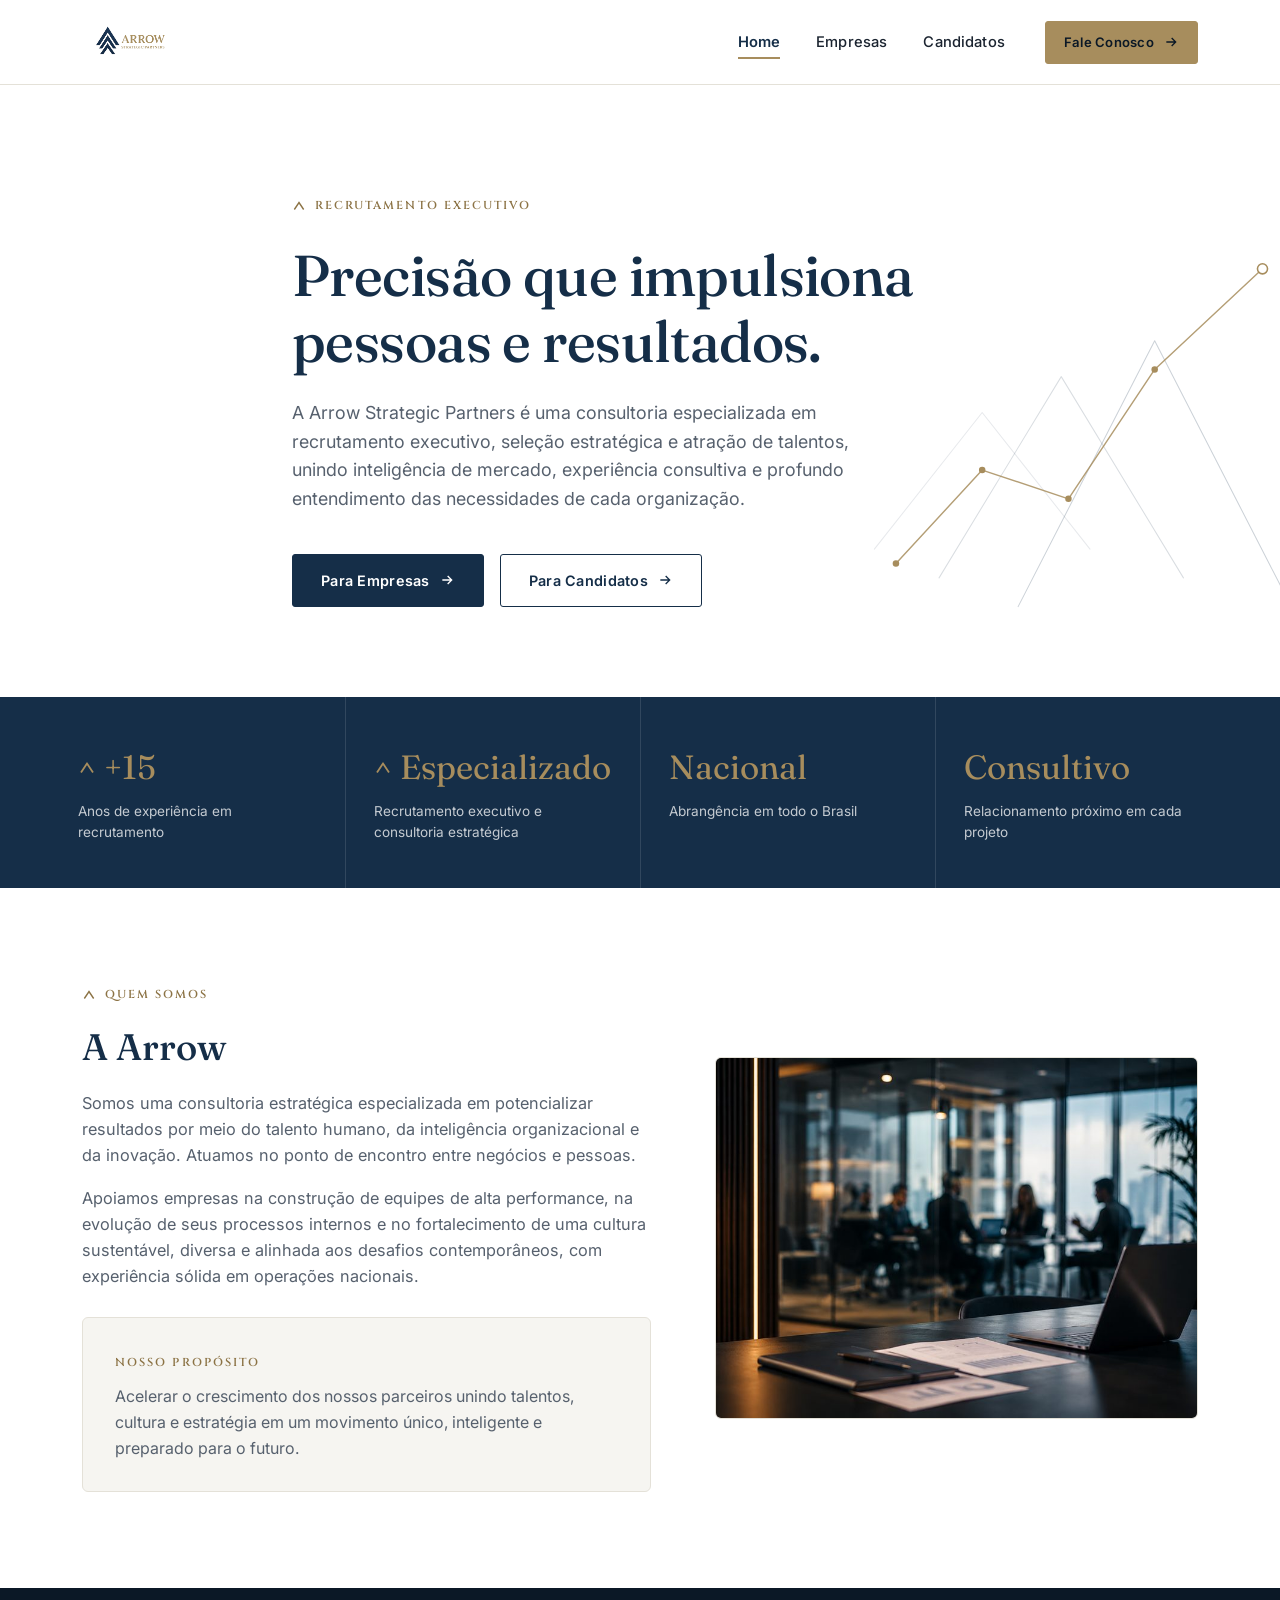
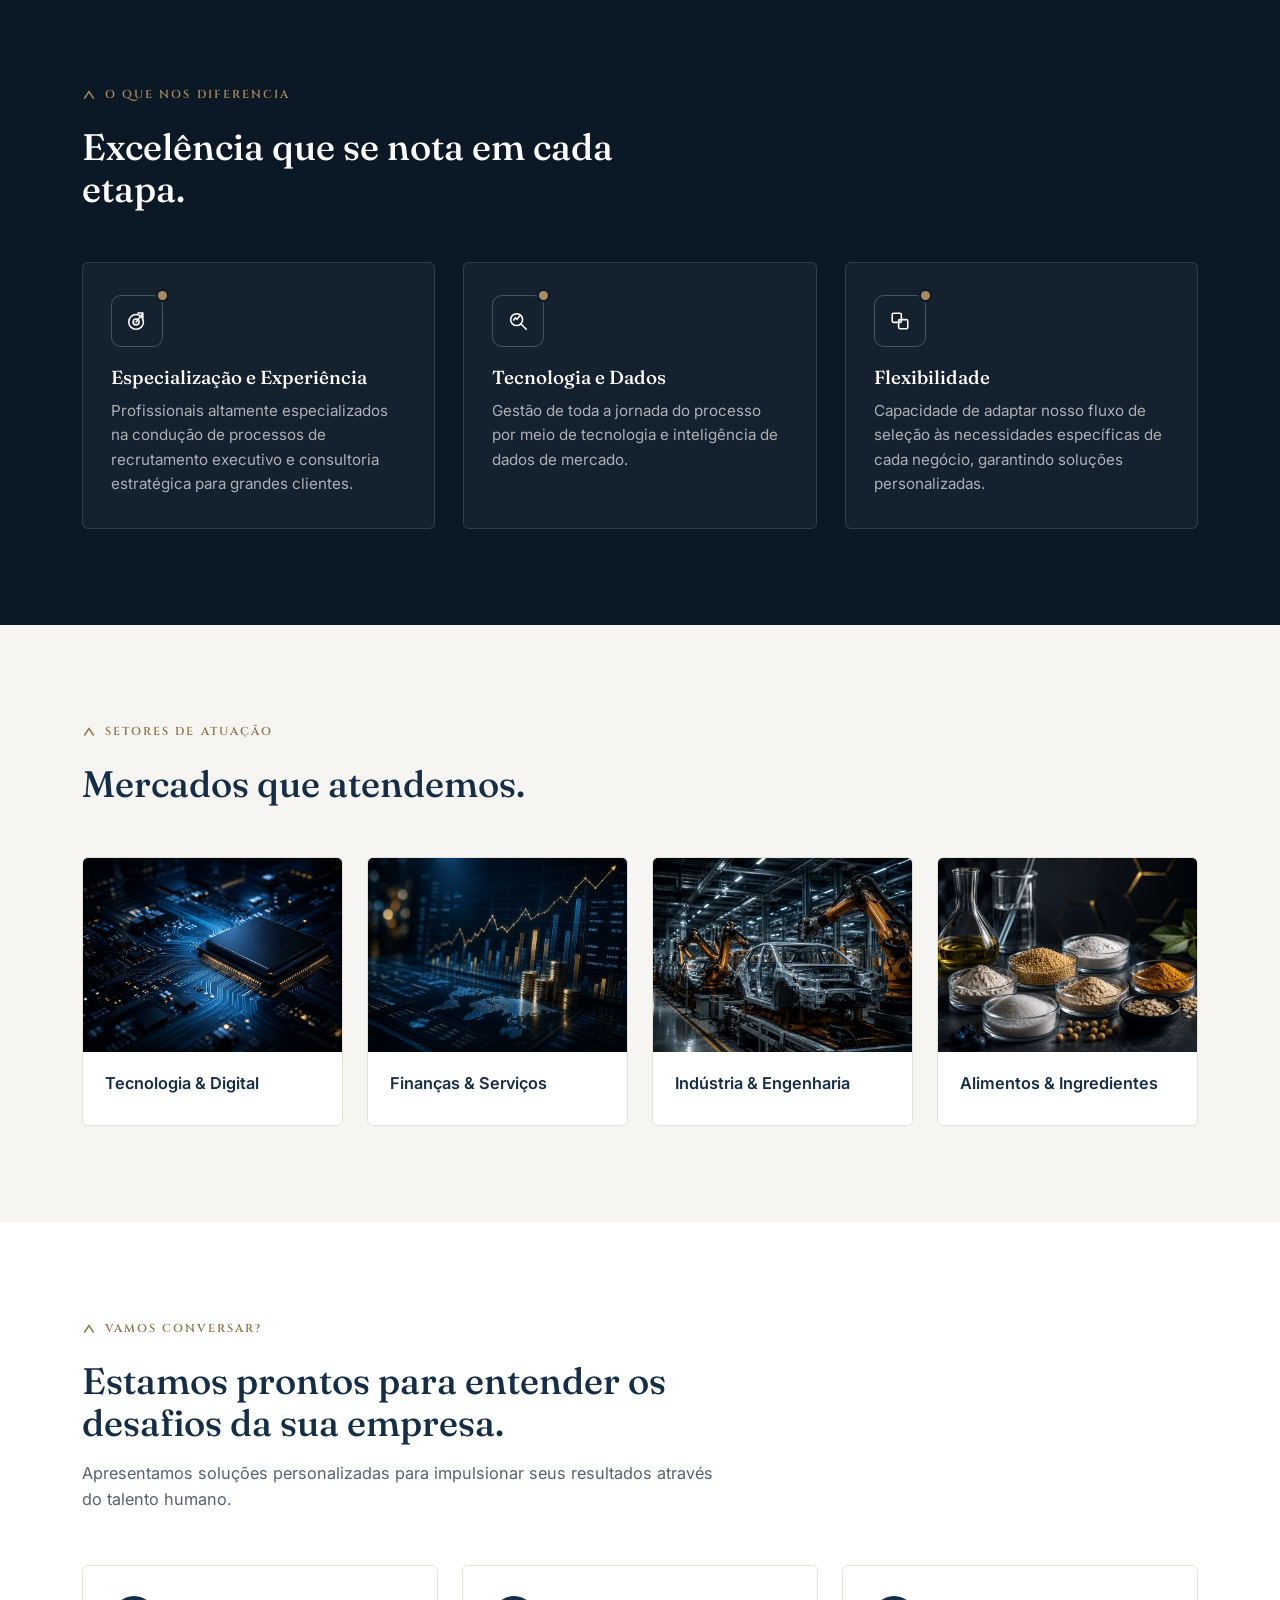
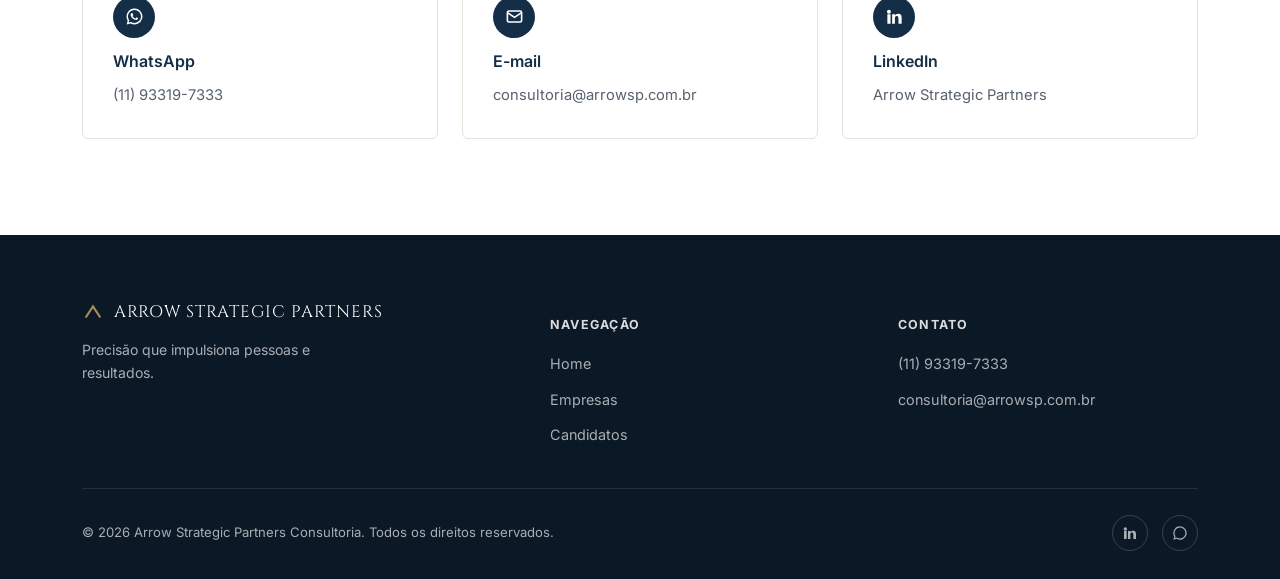
<file: index.html>
<!DOCTYPE html>
<html lang="pt-BR">
<head>
<meta charset="UTF-8">
<meta name="viewport" content="width=device-width, initial-scale=1.0">
<title>Arrow Strategic Partners | Recrutamento Executivo e Consultoria em R&amp;S</title>
<meta name="description" content="Consultoria especializada em recrutamento executivo, seleção estratégica e atração de talentos. +15 anos de experiência, atuação nacional e abordagem consultiva.">
<link rel="canonical" href="https://www.arrowsp.com.br/">

<!-- Open Graph / Social -->
<meta property="og:type" content="website">
<meta property="og:site_name" content="Arrow Strategic Partners">
<meta property="og:locale" content="pt_BR">
<meta property="og:title" content="Arrow Strategic Partners | Recrutamento Executivo">
<meta property="og:description" content="Precisão que impulsiona pessoas e resultados. Consultoria especializada em recrutamento executivo, seleção estratégica e atração de talentos.">
<meta property="og:url" content="https://www.arrowsp.com.br/">
<meta property="og:image" content="https://www.arrowsp.com.br/assets/og-image.jpg">
<meta name="twitter:card" content="summary_large_image">
<meta name="twitter:title" content="Arrow Strategic Partners | Recrutamento Executivo">
<meta name="twitter:description" content="Precisão que impulsiona pessoas e resultados.">
<meta name="twitter:image" content="https://www.arrowsp.com.br/assets/og-image.jpg">

<!-- Favicons -->
<link rel="icon" href="assets/favicon.ico" sizes="any">
<link rel="icon" href="assets/favicon-32x32.png" type="image/png" sizes="32x32">
<link rel="icon" href="assets/favicon-16x16.png" type="image/png" sizes="16x16">
<link rel="apple-touch-icon" href="assets/apple-touch-icon.png">
<meta name="theme-color" content="#152E48">

<link rel="preconnect" href="https://fonts.googleapis.com">
<link rel="preconnect" href="https://fonts.gstatic.com" crossorigin>
<link href="https://fonts.googleapis.com/css2?family=Fraunces:ital,opsz,wght@0,9..144,400;0,9..144,500;0,9..144,600;1,9..144,500&family=Cinzel:wght@500;600&family=Inter:wght@400;500;600;700&display=swap" rel="stylesheet">
<link rel="stylesheet" href="css/style.css">

<script type="application/ld+json">
{
  "@context": "https://schema.org",
  "@type": "EmploymentAgency",
  "name": "Arrow Strategic Partners",
  "alternateName": "Arrow SP",
  "url": "https://www.arrowsp.com.br/",
  "logo": "https://www.arrowsp.com.br/assets/logo.png",
  "image": "https://www.arrowsp.com.br/assets/og-image.jpg",
  "description": "Consultoria especializada em recrutamento executivo, seleção estratégica e atração de talentos.",
  "telephone": "+5511933197333",
  "email": "consultoria@arrowsp.com.br",
  "areaServed": { "@type": "Country", "name": "Brasil" },
  "sameAs": ["https://www.linkedin.com/company/arrow-strategic-partners/"]
}
</script>
</head>
<body>

<a class="skip-link" href="#main">Pular para o conteúdo</a>

<header class="site-header">
  <div class="header-inner">
    <a class="brand" href="index.html" aria-label="Arrow Strategic Partners — página inicial">
      <img src="assets/logo.png" alt="Arrow Strategic Partners" width="228" height="152" style="height:64px;width:auto;">
    </a>
    <nav class="main-nav" id="mainNav" aria-label="Navegação principal">
      <ul class="nav-links">
        <li><a href="index.html" aria-current="page">Home</a></li>
        <li><a href="empresas.html">Empresas</a></li>
        <li><a href="candidatos.html">Candidatos</a></li>
      </ul>
      <div class="header-cta">
        <a class="btn btn-gold btn-sm" href="https://wa.me/5511933197333" target="_blank" rel="noopener">
          Fale Conosco
          <svg viewBox="0 0 24 24" fill="none" stroke="currentColor" stroke-width="2"><path d="M5 12h14M13 6l6 6-6 6"/></svg>
        </a>
      </div>
    </nav>
    <button class="menu-toggle" id="menuToggle" aria-label="Abrir menu" aria-expanded="false" aria-controls="mainNav">
      <svg viewBox="0 0 24 24" fill="none" stroke="currentColor" stroke-width="2"><path d="M3 6h18M3 12h18M3 18h18"/></svg>
    </button>
  </div>
</header>

<main id="main">

  <div class="hero">
    <div class="wrap hero-inner">
      <span class="eyebrow">
        <svg viewBox="0 0 24 24" fill="none" stroke="currentColor" stroke-width="2.4"><path d="M4 18L12 6l8 12"/></svg>
        RECRUTAMENTO EXECUTIVO
      </span>
      <h1>Precisão que impulsiona<br>pessoas e resultados.</h1>
      <p class="lead">A Arrow Strategic Partners é uma consultoria especializada em recrutamento executivo, seleção estratégica e atração de talentos, unindo inteligência de mercado, experiência consultiva e profundo entendimento das necessidades de cada organização.</p>
      <div class="hero-ctas">
        <a class="btn btn-primary" href="empresas.html">
          Para Empresas
          <svg viewBox="0 0 24 24" fill="none" stroke="currentColor" stroke-width="2"><path d="M5 12h14M13 6l6 6-6 6"/></svg>
        </a>
        <a class="btn btn-outline" href="candidatos.html">
          Para Candidatos
          <svg viewBox="0 0 24 24" fill="none" stroke="currentColor" stroke-width="2"><path d="M5 12h14M13 6l6 6-6 6"/></svg>
        </a>
      </div>
    </div>
    <img class="hero-mark" src="assets/img/hero-pattern.svg" alt="" aria-hidden="true" width="640" height="640">
  </div>

  <div class="stats-strip">
    <div class="stats-grid">
      <div class="stat-item">
        <div class="stat-num"><svg viewBox="0 0 24 24" fill="none" stroke="currentColor" stroke-width="2.4"><path d="M4 18L12 6l8 12"/></svg>+15</div>
        <div class="stat-label">Anos de experiência em recrutamento</div>
      </div>
      <div class="stat-item">
        <div class="stat-num"><svg viewBox="0 0 24 24" fill="none" stroke="currentColor" stroke-width="2.4"><path d="M4 18L12 6l8 12"/></svg>Especializado</div>
        <div class="stat-label">Recrutamento executivo e consultoria estratégica</div>
      </div>
      <div class="stat-item">
        <div class="stat-num">Nacional</div>
        <div class="stat-label">Abrangência em todo o Brasil</div>
      </div>
      <div class="stat-item">
        <div class="stat-num">Consultivo</div>
        <div class="stat-label">Relacionamento próximo em cada projeto</div>
      </div>
    </div>
  </div>

  <section>
    <div class="wrap about-grid">
      <div>
        <span class="eyebrow">
          <svg viewBox="0 0 24 24" fill="none" stroke="currentColor" stroke-width="2.4"><path d="M4 18L12 6l8 12"/></svg>
          QUEM SOMOS
        </span>
        <h2>A Arrow</h2>
        <p>Somos uma consultoria estratégica especializada em potencializar resultados por meio do talento humano, da inteligência organizacional e da inovação. Atuamos no ponto de encontro entre negócios e pessoas.</p>
        <p>Apoiamos empresas na construção de equipes de alta performance, na evolução de seus processos internos e no fortalecimento de uma cultura sustentável, diversa e alinhada aos desafios contemporâneos, com experiência sólida em operações nacionais.</p>
        <div class="purpose-card">
          <span class="eyebrow">NOSSO PROPÓSITO</span>
          <p>Acelerar o crescimento dos nossos parceiros unindo talentos, cultura e estratégia em um movimento único, inteligente e preparado para o futuro.</p>
        </div>
      </div>
      <div class="about-media">
        <img src="assets/img/sobre.jpg" alt="Sala de reunião executiva com vista para a cidade, simbolizando estratégia e alto nível de negócio" width="480" height="360">
      </div>
    </div>
  </section>

  <section class="band-dark">
    <div class="wrap">
      <div class="section-head">
        <span class="eyebrow on-dark">
          <svg viewBox="0 0 24 24" fill="none" stroke="currentColor" stroke-width="2.4"><path d="M4 18L12 6l8 12"/></svg>
          O QUE NOS DIFERENCIA
        </span>
        <h2>Excelência que se nota em cada etapa.</h2>
      </div>
      <div class="cards-3">
        <div class="diff-card">
          <div class="icon-badge on-dark">
            <svg viewBox="0 0 24 24" fill="none" stroke="currentColor" stroke-width="1.7" stroke-linecap="round" stroke-linejoin="round"><circle cx="11" cy="13" r="8"/><circle cx="11" cy="13" r="3.2"/><path d="M11 13 18 4"/><path d="M13 3.3 18.4 3.3 18.4 8.7"/></svg>
          </div>
          <h3>Especialização e Experiência</h3>
          <p>Profissionais altamente especializados na condução de processos de recrutamento executivo e consultoria estratégica para grandes clientes.</p>
        </div>
        <div class="diff-card">
          <div class="icon-badge on-dark">
            <svg viewBox="0 0 24 24" fill="none" stroke="currentColor" stroke-width="1.7" stroke-linecap="round" stroke-linejoin="round"><circle cx="10.5" cy="10.5" r="6.5"/><path d="M15.3 15.3 21 21"/><path d="M7.3 11l2-2.6 1.6 1.8 2.6-3.4"/></svg>
          </div>
          <h3>Tecnologia e Dados</h3>
          <p>Gestão de toda a jornada do processo por meio de tecnologia e inteligência de dados de mercado.</p>
        </div>
        <div class="diff-card">
          <div class="icon-badge on-dark">
            <svg viewBox="0 0 24 24" fill="none" stroke="currentColor" stroke-width="1.7" stroke-linecap="round" stroke-linejoin="round"><rect x="3.5" y="3.5" width="10" height="10" rx="1.6"/><rect x="10.5" y="10.5" width="10" height="10" rx="1.6"/></svg>
          </div>
          <h3>Flexibilidade</h3>
          <p>Capacidade de adaptar nosso fluxo de seleção às necessidades específicas de cada negócio, garantindo soluções personalizadas.</p>
        </div>
      </div>
    </div>
  </section>

  <section class="bg-soft">
    <div class="wrap">
      <div class="section-head">
        <span class="eyebrow">
          <svg viewBox="0 0 24 24" fill="none" stroke="currentColor" stroke-width="2.4"><path d="M4 18L12 6l8 12"/></svg>
          SETORES DE ATUAÇÃO
        </span>
        <h2>Mercados que atendemos.</h2>
      </div>
      <div class="cards-4">
        <div class="sector-card">
          <div class="sector-media"><img src="assets/img/tecnologia.jpg" alt="Setor de Tecnologia e Digital" width="400" height="300" loading="lazy"></div>
          <div class="sector-body"><h3>Tecnologia &amp; Digital</h3></div>
        </div>
        <div class="sector-card">
          <div class="sector-media"><img src="assets/img/financas.jpg" alt="Setor de Finanças e Serviços" width="400" height="300" loading="lazy"></div>
          <div class="sector-body"><h3>Finanças &amp; Serviços</h3></div>
        </div>
        <div class="sector-card">
          <div class="sector-media"><img src="assets/img/industria.jpg" alt="Setor de Indústria e Engenharia" width="400" height="300" loading="lazy"></div>
          <div class="sector-body"><h3>Indústria &amp; Engenharia</h3></div>
        </div>
        <div class="sector-card">
          <div class="sector-media"><img src="assets/img/food-ingredientes.jpg" alt="Setor de Alimentos e Ingredientes" width="400" height="300" loading="lazy"></div>
          <div class="sector-body"><h3>Alimentos &amp; Ingredientes</h3></div>
        </div>
      </div>
    </div>
  </section>

  <section>
    <div class="wrap">
      <div class="section-head">
        <span class="eyebrow">
          <svg viewBox="0 0 24 24" fill="none" stroke="currentColor" stroke-width="2.4"><path d="M4 18L12 6l8 12"/></svg>
          VAMOS CONVERSAR?
        </span>
        <h2>Estamos prontos para entender os desafios da sua empresa.</h2>
        <p>Apresentamos soluções personalizadas para impulsionar seus resultados através do talento humano.</p>
      </div>
      <div class="contact-grid">
        <a class="contact-card" href="https://wa.me/5511933197333" target="_blank" rel="noopener">
          <span class="icon-wrap"><svg viewBox="0 0 24 24" fill="currentColor"><path d="M12 2a10 10 0 0 0-8.6 15.1L2 22l5.1-1.3A10 10 0 1 0 12 2zm0 18.2a8.2 8.2 0 0 1-4.2-1.1l-.3-.2-3 .8.8-2.9-.2-.3A8.2 8.2 0 1 1 12 20.2zm4.5-6.1c-.2-.1-1.4-.7-1.7-.8-.2-.1-.4-.1-.6.1-.2.2-.6.8-.8 1-.1.2-.3.2-.5.1-.2-.1-1-.4-1.9-1.2-.7-.6-1.2-1.4-1.3-1.6-.1-.2 0-.4.1-.5.1-.1.2-.3.4-.4.1-.1.2-.3.2-.4.1-.2 0-.3 0-.4-.1-.1-.6-1.4-.8-1.9-.2-.5-.4-.4-.6-.4h-.5c-.2 0-.4.1-.6.3-.2.2-.8.8-.8 1.9s.8 2.2.9 2.4c.1.2 1.6 2.5 3.9 3.4.5.2 1 .4 1.3.5.5.2 1 .1 1.4.1.4-.1 1.4-.6 1.6-1.1.2-.5.2-1 .1-1.1-.1-.1-.2-.2-.4-.3z"/></svg></span>
          <h3>WhatsApp</h3>
          <span>(11) 93319-7333</span>
        </a>
        <a class="contact-card" href="mailto:consultoria@arrowsp.com.br">
          <span class="icon-wrap"><svg viewBox="0 0 24 24" fill="none" stroke="currentColor" stroke-width="2"><rect x="3" y="5" width="18" height="14" rx="2"/><path d="m3 7 9 6 9-6"/></svg></span>
          <h3>E-mail</h3>
          <span>consultoria@arrowsp.com.br</span>
        </a>
        <a class="contact-card" href="https://www.linkedin.com/company/arrow-strategic-partners/" target="_blank" rel="noopener">
          <span class="icon-wrap"><svg viewBox="0 0 24 24" fill="currentColor"><path d="M4.98 3.5a2.5 2.5 0 1 1 0 5 2.5 2.5 0 0 1 0-5zM3 9h4v12H3zM9 9h3.8v1.7h.05c.53-1 1.83-2.05 3.77-2.05C20.5 8.65 21 11 21 14.1V21h-4v-6.2c0-1.48-.03-3.4-2.07-3.4-2.07 0-2.38 1.62-2.38 3.3V21H9z"/></svg></span>
          <h3>LinkedIn</h3>
          <span>Arrow Strategic Partners</span>
        </a>
      </div>
    </div>
  </section>

</main>

<footer class="site-footer">
  <div class="wrap">
    <div class="footer-top">
      <div>
        <div class="footer-brand">
          <svg viewBox="0 0 24 24" fill="none" stroke="currentColor" stroke-width="2.4"><path d="M4 18L12 6l8 12"/></svg>
          ARROW STRATEGIC PARTNERS
        </div>
        <p class="footer-tag">Precisão que impulsiona pessoas e resultados.</p>
      </div>
      <div class="footer-col">
        <h4>Navegação</h4>
        <ul>
          <li><a href="index.html">Home</a></li>
          <li><a href="empresas.html">Empresas</a></li>
          <li><a href="candidatos.html">Candidatos</a></li>
        </ul>
      </div>
      <div class="footer-col">
        <h4>Contato</h4>
        <ul>
          <li><a href="https://wa.me/5511933197333" target="_blank" rel="noopener">(11) 93319-7333</a></li>
          <li><a href="mailto:consultoria@arrowsp.com.br">consultoria@arrowsp.com.br</a></li>
        </ul>
      </div>
    </div>
    <div class="footer-bottom">
      <p>© 2026 Arrow Strategic Partners Consultoria. Todos os direitos reservados.</p>
      <div class="social-row">
        <a href="https://www.linkedin.com/company/arrow-strategic-partners/" target="_blank" rel="noopener" aria-label="LinkedIn">
          <svg viewBox="0 0 24 24" fill="currentColor"><path d="M4.98 3.5a2.5 2.5 0 1 1 0 5 2.5 2.5 0 0 1 0-5zM3 9h4v12H3zM9 9h3.8v1.7h.05c.53-1 1.83-2.05 3.77-2.05C20.5 8.65 21 11 21 14.1V21h-4v-6.2c0-1.48-.03-3.4-2.07-3.4-2.07 0-2.38 1.62-2.38 3.3V21H9z"/></svg>
        </a>
        <a href="https://wa.me/5511933197333" target="_blank" rel="noopener" aria-label="WhatsApp">
          <svg viewBox="0 0 24 24" fill="currentColor"><path d="M12 2a10 10 0 0 0-8.6 15.1L2 22l5.1-1.3A10 10 0 1 0 12 2zm0 18.2a8.2 8.2 0 0 1-4.2-1.1l-.3-.2-3 .8.8-2.9-.2-.3A8.2 8.2 0 1 1 12 20.2z"/></svg>
        </a>
      </div>
    </div>
  </div>
</footer>

<script src="js/main.js"></script>
</body>
</html>
</file>
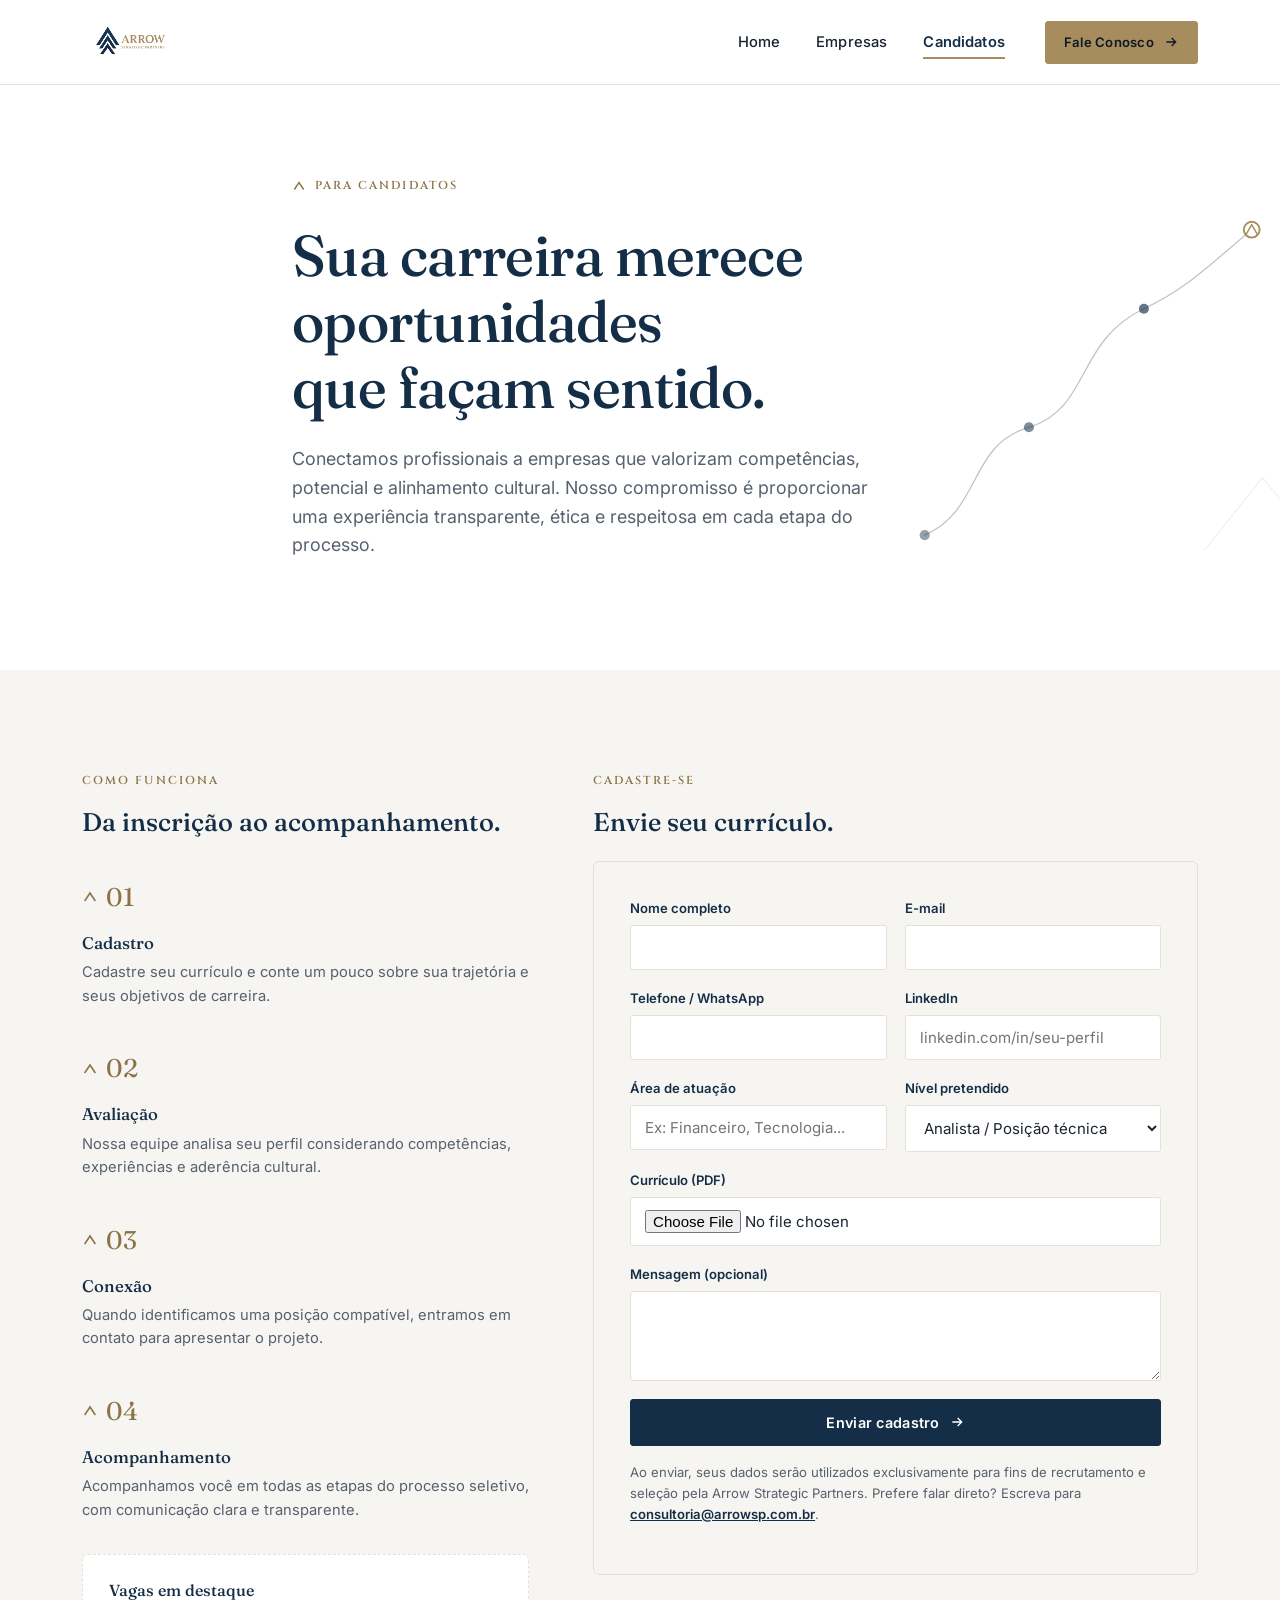
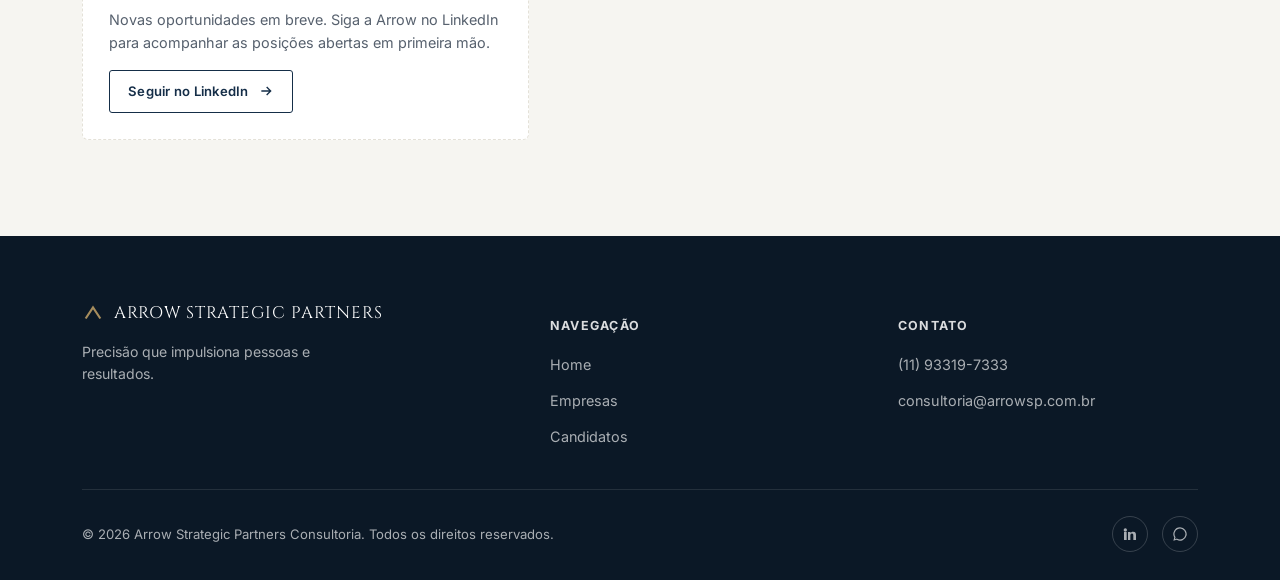
<file: candidatos.html>
<!DOCTYPE html>
<html lang="pt-BR">
<head>
<meta charset="UTF-8">
<meta name="viewport" content="width=device-width, initial-scale=1.0">
<title>Para Candidatos | Cadastre seu Currículo — Arrow Strategic Partners</title>
<meta name="description" content="Cadastre seu currículo e conecte-se a oportunidades de carreira alinhadas ao seu perfil. Conheça como funciona o processo seletivo da Arrow Strategic Partners.">
<link rel="canonical" href="https://www.arrowsp.com.br/candidatos.html">

<meta property="og:type" content="website">
<meta property="og:site_name" content="Arrow Strategic Partners">
<meta property="og:locale" content="pt_BR">
<meta property="og:title" content="Para Candidatos — Arrow Strategic Partners">
<meta property="og:description" content="Sua carreira merece oportunidades que façam sentido. Cadastre seu currículo e acompanhe as vagas da Arrow.">
<meta property="og:url" content="https://www.arrowsp.com.br/candidatos.html">
<meta property="og:image" content="https://www.arrowsp.com.br/assets/og-image.jpg">
<meta name="twitter:card" content="summary_large_image">
<meta name="twitter:title" content="Para Candidatos — Arrow Strategic Partners">
<meta name="twitter:image" content="https://www.arrowsp.com.br/assets/og-image.jpg">

<link rel="icon" href="assets/favicon.ico" sizes="any">
<link rel="icon" href="assets/favicon-32x32.png" type="image/png" sizes="32x32">
<link rel="icon" href="assets/favicon-16x16.png" type="image/png" sizes="16x16">
<link rel="apple-touch-icon" href="assets/apple-touch-icon.png">
<meta name="theme-color" content="#152E48">

<link rel="preconnect" href="https://fonts.googleapis.com">
<link rel="preconnect" href="https://fonts.gstatic.com" crossorigin>
<link href="https://fonts.googleapis.com/css2?family=Fraunces:ital,opsz,wght@0,9..144,400;0,9..144,500;0,9..144,600;1,9..144,500&family=Cinzel:wght@500;600&family=Inter:wght@400;500;600;700&display=swap" rel="stylesheet">
<link rel="stylesheet" href="css/style.css">

<script type="application/ld+json">
{
  "@context": "https://schema.org",
  "@type": "EmploymentAgency",
  "name": "Arrow Strategic Partners",
  "url": "https://www.arrowsp.com.br/",
  "logo": "https://www.arrowsp.com.br/assets/logo.png",
  "telephone": "+5511933197333",
  "email": "consultoria@arrowsp.com.br",
  "areaServed": { "@type": "Country", "name": "Brasil" },
  "sameAs": ["https://www.linkedin.com/company/arrow-strategic-partners/"]
}
</script>
</head>
<body>

<a class="skip-link" href="#main">Pular para o conteúdo</a>

<header class="site-header">
  <div class="header-inner">
    <a class="brand" href="index.html" aria-label="Arrow Strategic Partners — página inicial">
      <img src="assets/logo.png" alt="Arrow Strategic Partners" width="228" height="152" style="height:64px;width:auto;">
    </a>
    <nav class="main-nav" id="mainNav" aria-label="Navegação principal">
      <ul class="nav-links">
        <li><a href="index.html">Home</a></li>
        <li><a href="empresas.html">Empresas</a></li>
        <li><a href="candidatos.html" aria-current="page">Candidatos</a></li>
      </ul>
      <div class="header-cta">
        <a class="btn btn-gold btn-sm" href="https://wa.me/5511933197333" target="_blank" rel="noopener">
          Fale Conosco
          <svg viewBox="0 0 24 24" fill="none" stroke="currentColor" stroke-width="2"><path d="M5 12h14M13 6l6 6-6 6"/></svg>
        </a>
      </div>
    </nav>
    <button class="menu-toggle" id="menuToggle" aria-label="Abrir menu" aria-expanded="false" aria-controls="mainNav">
      <svg viewBox="0 0 24 24" fill="none" stroke="currentColor" stroke-width="2"><path d="M3 6h18M3 12h18M3 18h18"/></svg>
    </button>
  </div>
</header>

<main id="main">

  <div class="hero hero-compact">
    <div class="wrap hero-inner">
      <span class="eyebrow">
        <svg viewBox="0 0 24 24" fill="none" stroke="currentColor" stroke-width="2.4"><path d="M4 18L12 6l8 12"/></svg>
        PARA CANDIDATOS
      </span>
      <h1>Sua carreira merece oportunidades<br>que façam sentido.</h1>
      <p class="lead">Conectamos profissionais a empresas que valorizam competências, potencial e alinhamento cultural. Nosso compromisso é proporcionar uma experiência transparente, ética e respeitosa em cada etapa do processo.</p>
    </div>
    <img class="hero-mark" src="assets/img/hero-candidatos.svg" alt="" aria-hidden="true" width="640" height="640">
  </div>

  <section class="bg-soft">
    <div class="wrap form-layout">
      <div class="steps-col">
        <span class="eyebrow">COMO FUNCIONA</span>
        <h2 style="margin:16px 0 32px;font-size:1.6rem;">Da inscrição ao acompanhamento.</h2>
        <div class="step-item">
          <div class="step-num"><svg viewBox="0 0 24 24" fill="none" stroke="currentColor" stroke-width="2.4"><path d="M4 18L12 6l8 12"/></svg>01</div>
          <h3>Cadastro</h3>
          <p>Cadastre seu currículo e conte um pouco sobre sua trajetória e seus objetivos de carreira.</p>
        </div>
        <div class="step-item">
          <div class="step-num"><svg viewBox="0 0 24 24" fill="none" stroke="currentColor" stroke-width="2.4"><path d="M4 18L12 6l8 12"/></svg>02</div>
          <h3>Avaliação</h3>
          <p>Nossa equipe analisa seu perfil considerando competências, experiências e aderência cultural.</p>
        </div>
        <div class="step-item">
          <div class="step-num"><svg viewBox="0 0 24 24" fill="none" stroke="currentColor" stroke-width="2.4"><path d="M4 18L12 6l8 12"/></svg>03</div>
          <h3>Conexão</h3>
          <p>Quando identificamos uma posição compatível, entramos em contato para apresentar o projeto.</p>
        </div>
        <div class="step-item">
          <div class="step-num"><svg viewBox="0 0 24 24" fill="none" stroke="currentColor" stroke-width="2.4"><path d="M4 18L12 6l8 12"/></svg>04</div>
          <h3>Acompanhamento</h3>
          <p>Acompanhamos você em todas as etapas do processo seletivo, com comunicação clara e transparente.</p>
        </div>

        <div class="jobs-card">
          <h3>Vagas em destaque</h3>
          <p>Novas oportunidades em breve. Siga a Arrow no LinkedIn para acompanhar as posições abertas em primeira mão.</p>
          <a class="btn btn-outline btn-sm" href="https://www.linkedin.com/company/arrow-strategic-partners/" target="_blank" rel="noopener">
            Seguir no LinkedIn
            <svg viewBox="0 0 24 24" fill="none" stroke="currentColor" stroke-width="2"><path d="M5 12h14M13 6l6 6-6 6"/></svg>
          </a>
        </div>
      </div>

      <div>
        <span class="eyebrow">CADASTRE-SE</span>
        <h2 style="margin:16px 0 24px;font-size:1.6rem;">Envie seu currículo.</h2>
        <form class="apply-form" id="applyForm">
          <div class="form-row">
            <div class="field">
              <label for="f-nome">Nome completo</label>
              <input type="text" id="f-nome" name="nome" required>
            </div>
            <div class="field">
              <label for="f-email">E-mail</label>
              <input type="email" id="f-email" name="email" required>
            </div>
          </div>
          <div class="form-row">
            <div class="field">
              <label for="f-tel">Telefone / WhatsApp</label>
              <input type="tel" id="f-tel" name="telefone" required>
            </div>
            <div class="field">
              <label for="f-linkedin">LinkedIn</label>
              <input type="url" id="f-linkedin" name="linkedin" placeholder="linkedin.com/in/seu-perfil">
            </div>
          </div>
          <div class="form-row">
            <div class="field">
              <label for="f-area">Área de atuação</label>
              <input type="text" id="f-area" name="area" placeholder="Ex: Financeiro, Tecnologia...">
            </div>
            <div class="field">
              <label for="f-nivel">Nível pretendido</label>
              <select id="f-nivel" name="nivel">
                <option>Analista / Posição técnica</option>
                <option>Coordenação / Supervisão</option>
                <option>Gerência</option>
                <option>Diretoria / C-Level</option>
              </select>
            </div>
          </div>
          <div class="field">
            <label for="f-curriculo">Currículo (PDF)</label>
            <input type="file" id="f-curriculo" name="curriculo" accept=".pdf">
          </div>
          <div class="field">
            <label for="f-msg">Mensagem (opcional)</label>
            <textarea id="f-msg" name="mensagem"></textarea>
          </div>
          <button type="submit" class="btn btn-primary" style="width:100%;justify-content:center;">
            Enviar cadastro
            <svg viewBox="0 0 24 24" fill="none" stroke="currentColor" stroke-width="2"><path d="M5 12h14M13 6l6 6-6 6"/></svg>
          </button>
          <p class="form-note">Ao enviar, seus dados serão utilizados exclusivamente para fins de recrutamento e seleção pela Arrow Strategic Partners. Prefere falar direto? Escreva para <a href="mailto:consultoria@arrowsp.com.br">consultoria@arrowsp.com.br</a>.</p>
          <div class="form-success" id="formSuccess">Cadastro recebido, obrigado! Nossa equipe entrará em contato caso seu perfil seja compatível com uma oportunidade em aberto.</div>
        </form>
      </div>
    </div>
  </section>

</main>

<footer class="site-footer">
  <div class="wrap">
    <div class="footer-top">
      <div>
        <div class="footer-brand">
          <svg viewBox="0 0 24 24" fill="none" stroke="currentColor" stroke-width="2.4"><path d="M4 18L12 6l8 12"/></svg>
          ARROW STRATEGIC PARTNERS
        </div>
        <p class="footer-tag">Precisão que impulsiona pessoas e resultados.</p>
      </div>
      <div class="footer-col">
        <h4>Navegação</h4>
        <ul>
          <li><a href="index.html">Home</a></li>
          <li><a href="empresas.html">Empresas</a></li>
          <li><a href="candidatos.html">Candidatos</a></li>
        </ul>
      </div>
      <div class="footer-col">
        <h4>Contato</h4>
        <ul>
          <li><a href="https://wa.me/5511933197333" target="_blank" rel="noopener">(11) 93319-7333</a></li>
          <li><a href="mailto:consultoria@arrowsp.com.br">consultoria@arrowsp.com.br</a></li>
        </ul>
      </div>
    </div>
    <div class="footer-bottom">
      <p>© 2026 Arrow Strategic Partners Consultoria. Todos os direitos reservados.</p>
      <div class="social-row">
        <a href="https://www.linkedin.com/company/arrow-strategic-partners/" target="_blank" rel="noopener" aria-label="LinkedIn">
          <svg viewBox="0 0 24 24" fill="currentColor"><path d="M4.98 3.5a2.5 2.5 0 1 1 0 5 2.5 2.5 0 0 1 0-5zM3 9h4v12H3zM9 9h3.8v1.7h.05c.53-1 1.83-2.05 3.77-2.05C20.5 8.65 21 11 21 14.1V21h-4v-6.2c0-1.48-.03-3.4-2.07-3.4-2.07 0-2.38 1.62-2.38 3.3V21H9z"/></svg>
        </a>
        <a href="https://wa.me/5511933197333" target="_blank" rel="noopener" aria-label="WhatsApp">
          <svg viewBox="0 0 24 24" fill="currentColor"><path d="M12 2a10 10 0 0 0-8.6 15.1L2 22l5.1-1.3A10 10 0 1 0 12 2zm0 18.2a8.2 8.2 0 0 1-4.2-1.1l-.3-.2-3 .8.8-2.9-.2-.3A8.2 8.2 0 1 1 12 20.2z"/></svg>
        </a>
      </div>
    </div>
  </div>
</footer>

<script src="js/main.js"></script>
</body>
</html>
</file>
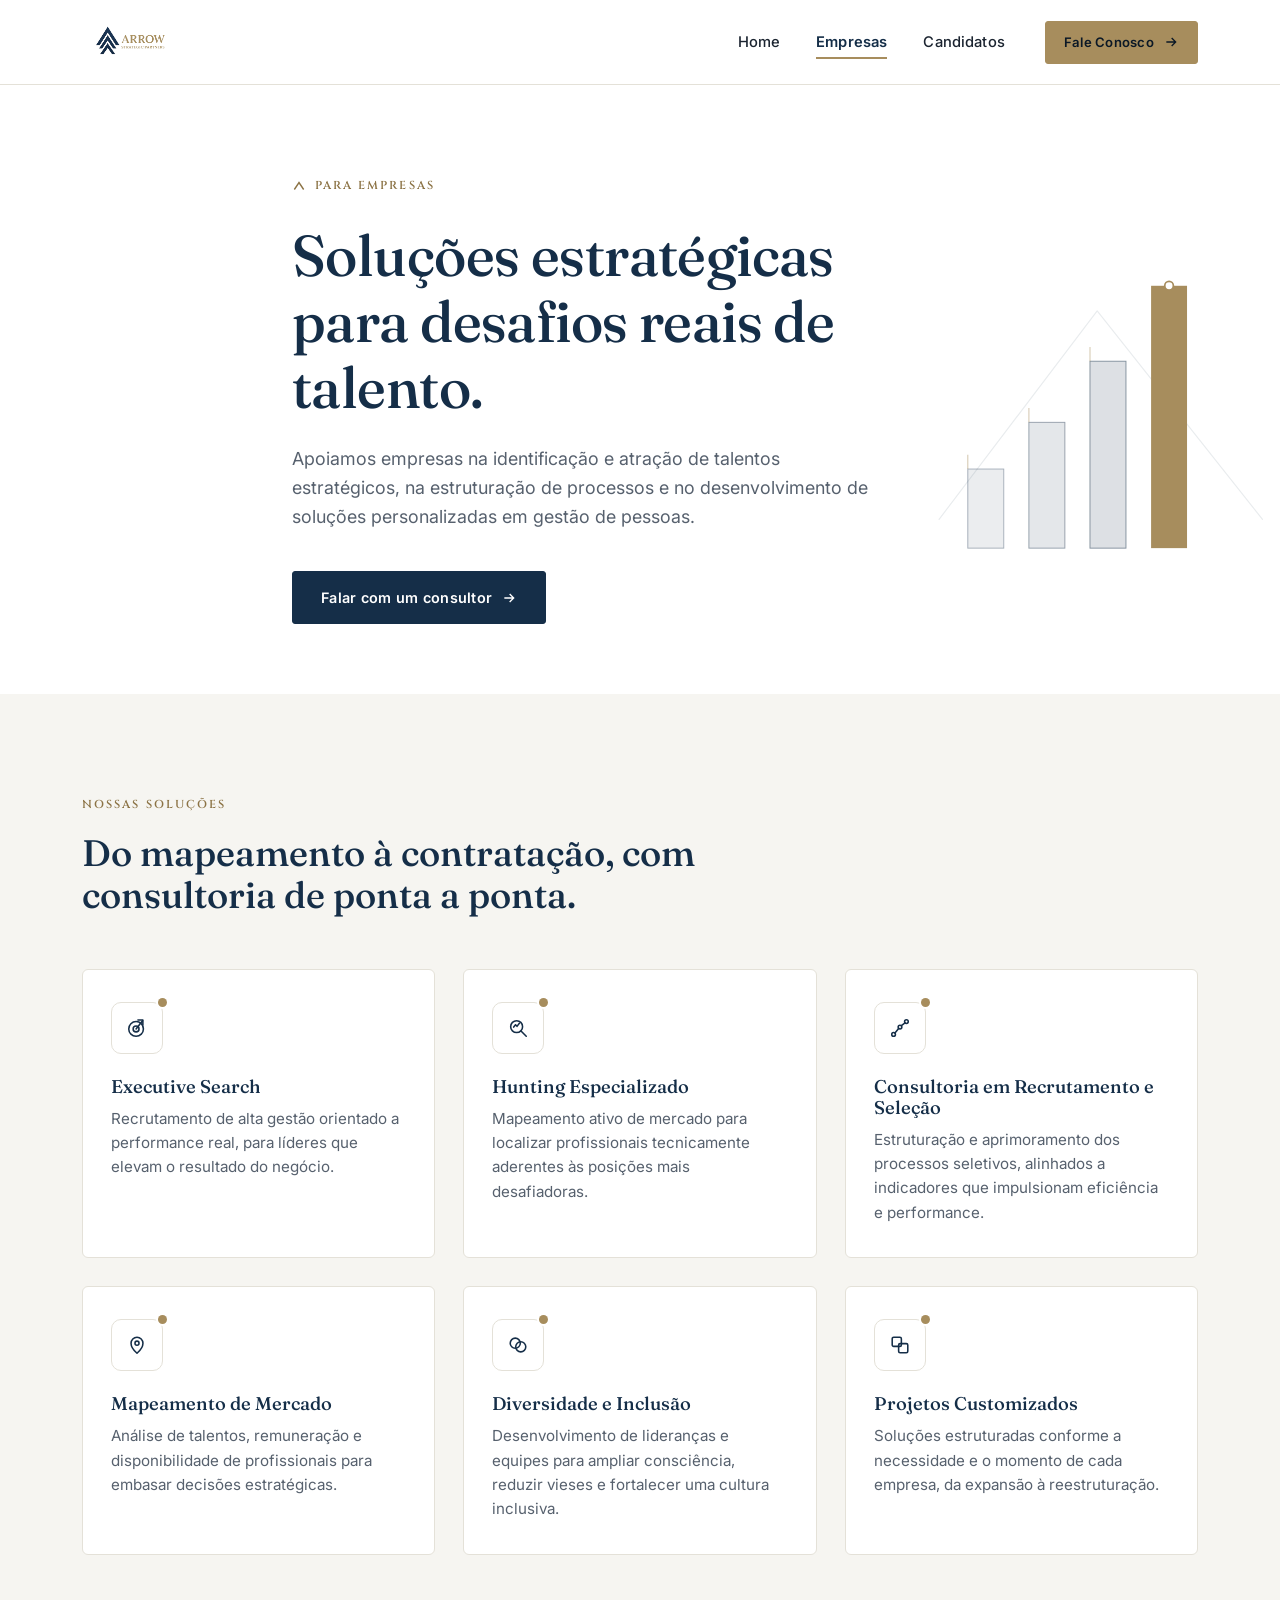
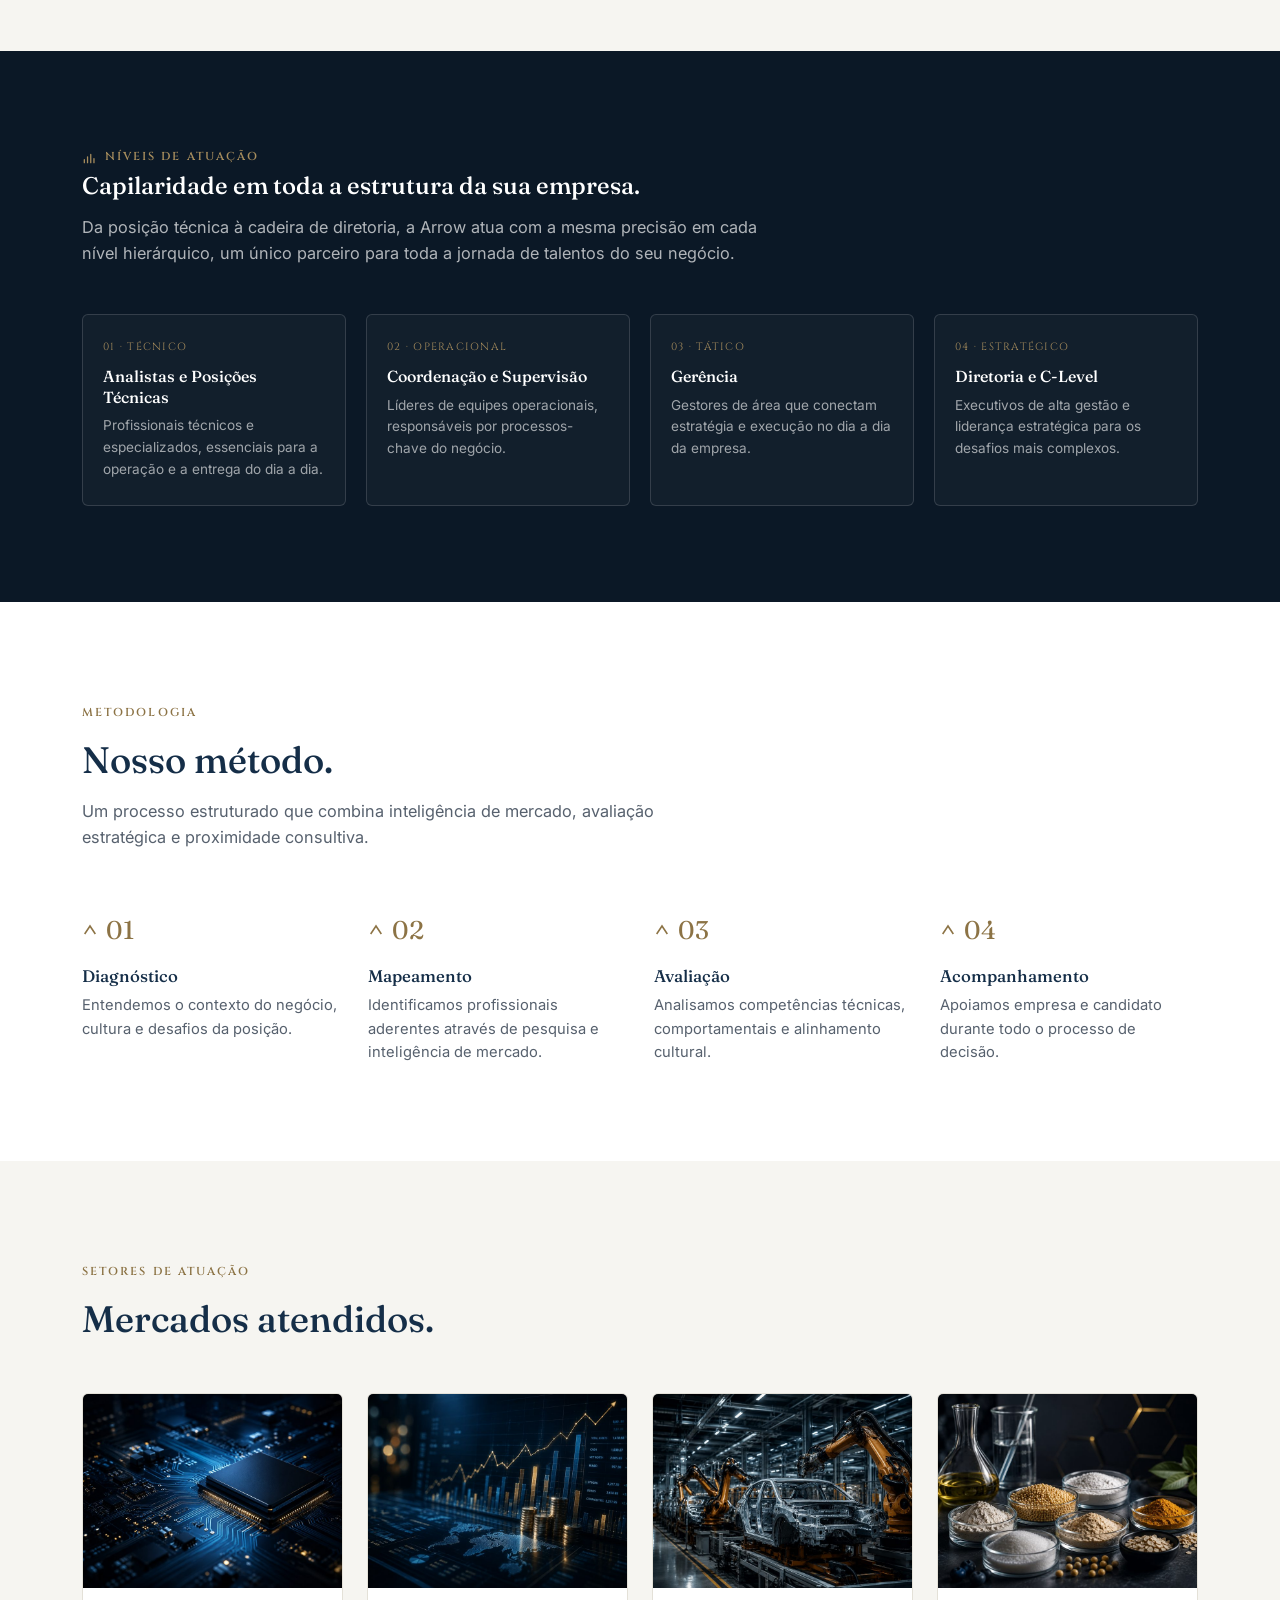
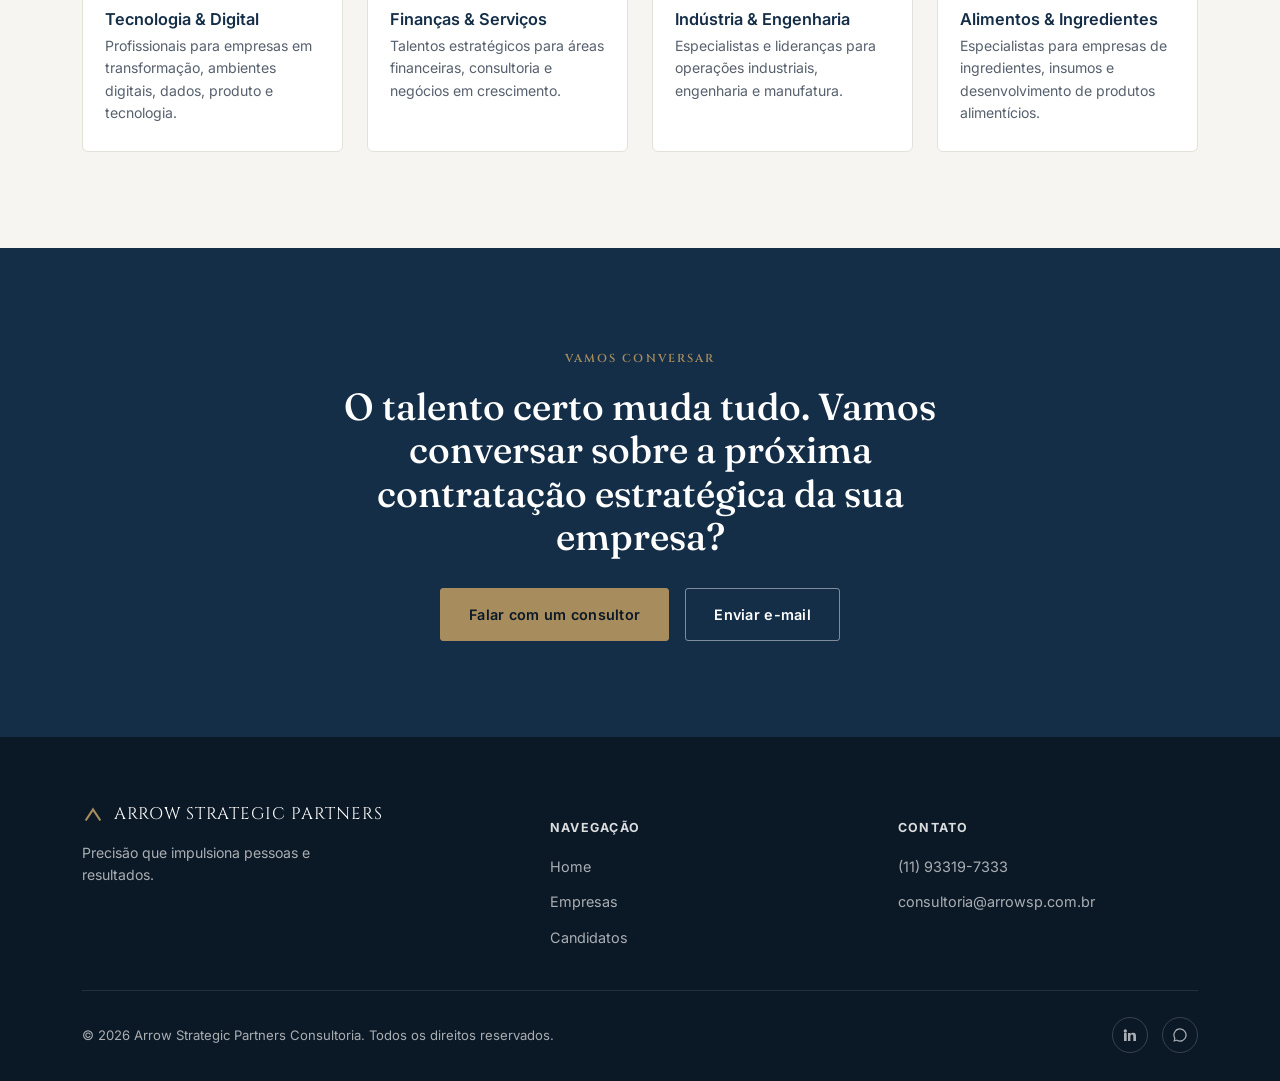
<file: empresas.html>
<!DOCTYPE html>
<html lang="pt-BR">
<head>
<meta charset="UTF-8">
<meta name="viewport" content="width=device-width, initial-scale=1.0">
<title>Soluções para Empresas | Executive Search e Consultoria em R&amp;S — Arrow</title>
<meta name="description" content="Executive Search, hunting especializado, consultoria em recrutamento e seleção, mapeamento de mercado e diversidade e inclusão. Atuação da posição técnica à diretoria.">
<link rel="canonical" href="https://www.arrowsp.com.br/empresas.html">

<meta property="og:type" content="website">
<meta property="og:site_name" content="Arrow Strategic Partners">
<meta property="og:locale" content="pt_BR">
<meta property="og:title" content="Soluções para Empresas — Arrow Strategic Partners">
<meta property="og:description" content="Executive Search, hunting especializado e consultoria em recrutamento e seleção — da posição técnica à diretoria.">
<meta property="og:url" content="https://www.arrowsp.com.br/empresas.html">
<meta property="og:image" content="https://www.arrowsp.com.br/assets/og-image.jpg">
<meta name="twitter:card" content="summary_large_image">
<meta name="twitter:title" content="Soluções para Empresas — Arrow Strategic Partners">
<meta name="twitter:image" content="https://www.arrowsp.com.br/assets/og-image.jpg">

<link rel="icon" href="assets/favicon.ico" sizes="any">
<link rel="icon" href="assets/favicon-32x32.png" type="image/png" sizes="32x32">
<link rel="icon" href="assets/favicon-16x16.png" type="image/png" sizes="16x16">
<link rel="apple-touch-icon" href="assets/apple-touch-icon.png">
<meta name="theme-color" content="#152E48">

<link rel="preconnect" href="https://fonts.googleapis.com">
<link rel="preconnect" href="https://fonts.gstatic.com" crossorigin>
<link href="https://fonts.googleapis.com/css2?family=Fraunces:ital,opsz,wght@0,9..144,400;0,9..144,500;0,9..144,600;1,9..144,500&family=Cinzel:wght@500;600&family=Inter:wght@400;500;600;700&display=swap" rel="stylesheet">
<link rel="stylesheet" href="css/style.css">

<script type="application/ld+json">
{
  "@context": "https://schema.org",
  "@type": "EmploymentAgency",
  "name": "Arrow Strategic Partners",
  "url": "https://www.arrowsp.com.br/",
  "logo": "https://www.arrowsp.com.br/assets/logo.png",
  "telephone": "+5511933197333",
  "email": "consultoria@arrowsp.com.br",
  "areaServed": { "@type": "Country", "name": "Brasil" },
  "sameAs": ["https://www.linkedin.com/company/arrow-strategic-partners/"],
  "hasOfferCatalog": {
    "@type": "OfferCatalog",
    "name": "Soluções em Recrutamento e Seleção",
    "itemListElement": [
      { "@type": "Offer", "itemOffered": { "@type": "Service", "name": "Executive Search" } },
      { "@type": "Offer", "itemOffered": { "@type": "Service", "name": "Hunting Especializado" } },
      { "@type": "Offer", "itemOffered": { "@type": "Service", "name": "Consultoria em Recrutamento e Seleção" } },
      { "@type": "Offer", "itemOffered": { "@type": "Service", "name": "Mapeamento de Mercado" } },
      { "@type": "Offer", "itemOffered": { "@type": "Service", "name": "Diversidade e Inclusão" } },
      { "@type": "Offer", "itemOffered": { "@type": "Service", "name": "Projetos Customizados" } }
    ]
  }
}
</script>
</head>
<body>

<a class="skip-link" href="#main">Pular para o conteúdo</a>

<header class="site-header">
  <div class="header-inner">
    <a class="brand" href="index.html" aria-label="Arrow Strategic Partners — página inicial">
      <img src="assets/logo.png" alt="Arrow Strategic Partners" width="228" height="152" style="height:64px;width:auto;">
    </a>
    <nav class="main-nav" id="mainNav" aria-label="Navegação principal">
      <ul class="nav-links">
        <li><a href="index.html">Home</a></li>
        <li><a href="empresas.html" aria-current="page">Empresas</a></li>
        <li><a href="candidatos.html">Candidatos</a></li>
      </ul>
      <div class="header-cta">
        <a class="btn btn-gold btn-sm" href="https://wa.me/5511933197333" target="_blank" rel="noopener">
          Fale Conosco
          <svg viewBox="0 0 24 24" fill="none" stroke="currentColor" stroke-width="2"><path d="M5 12h14M13 6l6 6-6 6"/></svg>
        </a>
      </div>
    </nav>
    <button class="menu-toggle" id="menuToggle" aria-label="Abrir menu" aria-expanded="false" aria-controls="mainNav">
      <svg viewBox="0 0 24 24" fill="none" stroke="currentColor" stroke-width="2"><path d="M3 6h18M3 12h18M3 18h18"/></svg>
    </button>
  </div>
</header>

<main id="main">

  <div class="hero hero-compact">
    <div class="wrap hero-inner">
      <span class="eyebrow">
        <svg viewBox="0 0 24 24" fill="none" stroke="currentColor" stroke-width="2.4"><path d="M4 18L12 6l8 12"/></svg>
        PARA EMPRESAS
      </span>
      <h1>Soluções estratégicas<br>para desafios reais de talento.</h1>
      <p class="lead">Apoiamos empresas na identificação e atração de talentos estratégicos, na estruturação de processos e no desenvolvimento de soluções personalizadas em gestão de pessoas.</p>
      <div class="hero-ctas">
        <a class="btn btn-primary" href="https://wa.me/5511933197333" target="_blank" rel="noopener">
          Falar com um consultor
          <svg viewBox="0 0 24 24" fill="none" stroke="currentColor" stroke-width="2"><path d="M5 12h14M13 6l6 6-6 6"/></svg>
        </a>
      </div>
    </div>
    <img class="hero-mark" src="assets/img/hero-empresas.svg" alt="" aria-hidden="true" width="640" height="640">
  </div>

  <section class="bg-soft" id="solucoes">
    <div class="wrap">
      <div class="section-head">
        <span class="eyebrow">NOSSAS SOLUÇÕES</span>
        <h2>Do mapeamento à contratação, com consultoria de ponta a ponta.</h2>
      </div>
      <div class="cards-3">
        <div class="card">
          <div class="icon-badge">
            <svg viewBox="0 0 24 24" fill="none" stroke="currentColor" stroke-width="1.7" stroke-linecap="round" stroke-linejoin="round"><circle cx="11" cy="13" r="8"/><circle cx="11" cy="13" r="3.2"/><path d="M11 13 18 4"/><path d="M13 3.3 18.4 3.3 18.4 8.7"/></svg>
          </div>
          <h3>Executive Search</h3>
          <p>Recrutamento de alta gestão orientado a performance real, para líderes que elevam o resultado do negócio.</p>
        </div>
        <div class="card">
          <div class="icon-badge">
            <svg viewBox="0 0 24 24" fill="none" stroke="currentColor" stroke-width="1.7" stroke-linecap="round" stroke-linejoin="round"><circle cx="10.5" cy="10.5" r="6.5"/><path d="M15.3 15.3 21 21"/><path d="M7.3 11l2-2.6 1.6 1.8 2.6-3.4"/></svg>
          </div>
          <h3>Hunting Especializado</h3>
          <p>Mapeamento ativo de mercado para localizar profissionais tecnicamente aderentes às posições mais desafiadoras.</p>
        </div>
        <div class="card">
          <div class="icon-badge">
            <svg viewBox="0 0 24 24" fill="none" stroke="currentColor" stroke-width="1.7" stroke-linecap="round" stroke-linejoin="round"><circle cx="5" cy="19" r="2"/><circle cx="12" cy="11" r="2"/><circle cx="19" cy="5" r="2"/><path d="M6.5 17.5 10.5 12.5"/><path d="M13.5 9.5 17.5 6.5"/></svg>
          </div>
          <h3>Consultoria em Recrutamento e Seleção</h3>
          <p>Estruturação e aprimoramento dos processos seletivos, alinhados a indicadores que impulsionam eficiência e performance.</p>
        </div>
        <div class="card">
          <div class="icon-badge">
            <svg viewBox="0 0 24 24" fill="none" stroke="currentColor" stroke-width="1.7" stroke-linecap="round" stroke-linejoin="round"><path d="M12 21s-6.5-5.8-6.5-11a6.5 6.5 0 0 1 13 0C18.5 15.2 12 21 12 21z"/><circle cx="12" cy="10" r="2.2"/></svg>
          </div>
          <h3>Mapeamento de Mercado</h3>
          <p>Análise de talentos, remuneração e disponibilidade de profissionais para embasar decisões estratégicas.</p>
        </div>
        <div class="card">
          <div class="icon-badge">
            <svg viewBox="0 0 24 24" fill="none" stroke="currentColor" stroke-width="1.7" stroke-linecap="round" stroke-linejoin="round"><circle cx="9" cy="10" r="5.5"/><circle cx="15" cy="14" r="5.5"/></svg>
          </div>
          <h3>Diversidade e Inclusão</h3>
          <p>Desenvolvimento de lideranças e equipes para ampliar consciência, reduzir vieses e fortalecer uma cultura inclusiva.</p>
        </div>
        <div class="card">
          <div class="icon-badge">
            <svg viewBox="0 0 24 24" fill="none" stroke="currentColor" stroke-width="1.7" stroke-linecap="round" stroke-linejoin="round"><rect x="3.5" y="3.5" width="10" height="10" rx="1.6"/><rect x="10.5" y="10.5" width="10" height="10" rx="1.6"/></svg>
          </div>
          <h3>Projetos Customizados</h3>
          <p>Soluções estruturadas conforme a necessidade e o momento de cada empresa, da expansão à reestruturação.</p>
        </div>
      </div>
    </div>
  </section>

  <section class="band-dark" id="niveis">
    <div class="wrap">
      <div class="levels-intro">
        <span class="eyebrow on-dark">
          <svg viewBox="0 0 24 24" fill="none" stroke="currentColor" stroke-width="2.2" stroke-linecap="round"><path d="M4 20V15M9.5 20V10M15 20V6M20.5 20V13"/></svg>
          NÍVEIS DE ATUAÇÃO
        </span>
        <h2>Capilaridade em toda a estrutura da sua empresa.</h2>
        <p>Da posição técnica à cadeira de diretoria, a Arrow atua com a mesma precisão em cada nível hierárquico, um único parceiro para toda a jornada de talentos do seu negócio.</p>
      </div>
      <div class="levels-ladder">
        <div class="level-step">
          <span class="lvl-tag">01 · TÉCNICO</span>
          <h3>Analistas e Posições Técnicas</h3>
          <p>Profissionais técnicos e especializados, essenciais para a operação e a entrega do dia a dia.</p>
        </div>
        <div class="level-step">
          <span class="lvl-tag">02 · OPERACIONAL</span>
          <h3>Coordenação e Supervisão</h3>
          <p>Líderes de equipes operacionais, responsáveis por processos-chave do negócio.</p>
        </div>
        <div class="level-step">
          <span class="lvl-tag">03 · TÁTICO</span>
          <h3>Gerência</h3>
          <p>Gestores de área que conectam estratégia e execução no dia a dia da empresa.</p>
        </div>
        <div class="level-step">
          <span class="lvl-tag">04 · ESTRATÉGICO</span>
          <h3>Diretoria e C-Level</h3>
          <p>Executivos de alta gestão e liderança estratégica para os desafios mais complexos.</p>
        </div>
      </div>
    </div>
  </section>

  <section>
    <div class="wrap">
      <div class="section-head">
        <span class="eyebrow">METODOLOGIA</span>
        <h2>Nosso método.</h2>
        <p>Um processo estruturado que combina inteligência de mercado, avaliação estratégica e proximidade consultiva.</p>
      </div>
      <div class="steps-grid">
        <div class="step-item">
          <div class="step-num"><svg viewBox="0 0 24 24" fill="none" stroke="currentColor" stroke-width="2.4"><path d="M4 18L12 6l8 12"/></svg>01</div>
          <h3>Diagnóstico</h3>
          <p>Entendemos o contexto do negócio, cultura e desafios da posição.</p>
        </div>
        <div class="step-item">
          <div class="step-num"><svg viewBox="0 0 24 24" fill="none" stroke="currentColor" stroke-width="2.4"><path d="M4 18L12 6l8 12"/></svg>02</div>
          <h3>Mapeamento</h3>
          <p>Identificamos profissionais aderentes através de pesquisa e inteligência de mercado.</p>
        </div>
        <div class="step-item">
          <div class="step-num"><svg viewBox="0 0 24 24" fill="none" stroke="currentColor" stroke-width="2.4"><path d="M4 18L12 6l8 12"/></svg>03</div>
          <h3>Avaliação</h3>
          <p>Analisamos competências técnicas, comportamentais e alinhamento cultural.</p>
        </div>
        <div class="step-item">
          <div class="step-num"><svg viewBox="0 0 24 24" fill="none" stroke="currentColor" stroke-width="2.4"><path d="M4 18L12 6l8 12"/></svg>04</div>
          <h3>Acompanhamento</h3>
          <p>Apoiamos empresa e candidato durante todo o processo de decisão.</p>
        </div>
      </div>
    </div>
  </section>

  <section class="bg-soft" id="setores">
    <div class="wrap">
      <div class="section-head">
        <span class="eyebrow">SETORES DE ATUAÇÃO</span>
        <h2>Mercados atendidos.</h2>
      </div>
      <div class="cards-4">
        <div class="sector-card">
          <div class="sector-media"><img src="assets/img/tecnologia.jpg" alt="Setor de Tecnologia e Digital" width="400" height="300" loading="lazy"></div>
          <div class="sector-body">
            <h3>Tecnologia &amp; Digital</h3>
            <p>Profissionais para empresas em transformação, ambientes digitais, dados, produto e tecnologia.</p>
          </div>
        </div>
        <div class="sector-card">
          <div class="sector-media"><img src="assets/img/financas.jpg" alt="Setor de Finanças e Serviços" width="400" height="300" loading="lazy"></div>
          <div class="sector-body">
            <h3>Finanças &amp; Serviços</h3>
            <p>Talentos estratégicos para áreas financeiras, consultoria e negócios em crescimento.</p>
          </div>
        </div>
        <div class="sector-card">
          <div class="sector-media"><img src="assets/img/industria.jpg" alt="Setor de Indústria e Engenharia" width="400" height="300" loading="lazy"></div>
          <div class="sector-body">
            <h3>Indústria &amp; Engenharia</h3>
            <p>Especialistas e lideranças para operações industriais, engenharia e manufatura.</p>
          </div>
        </div>
        <div class="sector-card">
          <div class="sector-media"><img src="assets/img/food-ingredientes.jpg" alt="Setor de Alimentos e Ingredientes" width="400" height="300" loading="lazy"></div>
          <div class="sector-body">
            <h3>Alimentos &amp; Ingredientes</h3>
            <p>Especialistas para empresas de ingredientes, insumos e desenvolvimento de produtos alimentícios.</p>
          </div>
        </div>
      </div>
    </div>
  </section>

  <section class="final-cta">
    <div class="wrap">
      <span class="eyebrow on-dark">VAMOS CONVERSAR</span>
      <h2>O talento certo muda tudo. Vamos conversar sobre a próxima contratação estratégica da sua empresa?</h2>
      <div class="hero-ctas">
        <a class="btn btn-gold" href="https://wa.me/5511933197333" target="_blank" rel="noopener">Falar com um consultor</a>
        <a class="btn btn-outline-light" href="mailto:consultoria@arrowsp.com.br">Enviar e-mail</a>
      </div>
    </div>
  </section>

</main>

<footer class="site-footer">
  <div class="wrap">
    <div class="footer-top">
      <div>
        <div class="footer-brand">
          <svg viewBox="0 0 24 24" fill="none" stroke="currentColor" stroke-width="2.4"><path d="M4 18L12 6l8 12"/></svg>
          ARROW STRATEGIC PARTNERS
        </div>
        <p class="footer-tag">Precisão que impulsiona pessoas e resultados.</p>
      </div>
      <div class="footer-col">
        <h4>Navegação</h4>
        <ul>
          <li><a href="index.html">Home</a></li>
          <li><a href="empresas.html">Empresas</a></li>
          <li><a href="candidatos.html">Candidatos</a></li>
        </ul>
      </div>
      <div class="footer-col">
        <h4>Contato</h4>
        <ul>
          <li><a href="https://wa.me/5511933197333" target="_blank" rel="noopener">(11) 93319-7333</a></li>
          <li><a href="mailto:consultoria@arrowsp.com.br">consultoria@arrowsp.com.br</a></li>
        </ul>
      </div>
    </div>
    <div class="footer-bottom">
      <p>© 2026 Arrow Strategic Partners Consultoria. Todos os direitos reservados.</p>
      <div class="social-row">
        <a href="https://www.linkedin.com/company/arrow-strategic-partners/" target="_blank" rel="noopener" aria-label="LinkedIn">
          <svg viewBox="0 0 24 24" fill="currentColor"><path d="M4.98 3.5a2.5 2.5 0 1 1 0 5 2.5 2.5 0 0 1 0-5zM3 9h4v12H3zM9 9h3.8v1.7h.05c.53-1 1.83-2.05 3.77-2.05C20.5 8.65 21 11 21 14.1V21h-4v-6.2c0-1.48-.03-3.4-2.07-3.4-2.07 0-2.38 1.62-2.38 3.3V21H9z"/></svg>
        </a>
        <a href="https://wa.me/5511933197333" target="_blank" rel="noopener" aria-label="WhatsApp">
          <svg viewBox="0 0 24 24" fill="currentColor"><path d="M12 2a10 10 0 0 0-8.6 15.1L2 22l5.1-1.3A10 10 0 1 0 12 2zm0 18.2a8.2 8.2 0 0 1-4.2-1.1l-.3-.2-3 .8.8-2.9-.2-.3A8.2 8.2 0 1 1 12 20.2z"/></svg>
        </a>
      </div>
    </div>
  </div>
</footer>

<script src="js/main.js"></script>
</body>
</html>
</file>
<file: css/style.css>
/* =========================================================
   ARROW STRATEGIC PARTNERS — style.css
   Design tokens extraídos da identidade visual (logo.png)
   ========================================================= */

:root{
  --navy-950:#0B1826;
  --navy-900:#152E48;
  --navy-800:#1E3C5C;
  --navy-700:#2A4C70;
  --gold-500:#A78D5D;
  --gold-600:#8C7345;
  --gold-100:#F2ECDF;
  --paper:#FFFFFF;
  --paper-soft:#F6F5F1;
  --ink:#1B2430;
  --ink-soft:#57616E;
  --line:#E4E1D8;
  --radius-sm:3px;
  --radius-md:6px;
  --radius-badge:10px;
  --maxw:1180px;
  --shadow-soft:0 12px 32px rgba(11,24,38,.08);
  --shadow-hover:0 18px 40px rgba(11,24,38,.14);
}

*,*::before,*::after{box-sizing:border-box;}
html{scroll-behavior:smooth;}
body{
  margin:0;
  font-family:'Inter',sans-serif;
  color:var(--ink);
  background:var(--paper);
  -webkit-font-smoothing:antialiased;
  line-height:1.6;
}
img{max-width:100%;display:block;}
a{color:inherit;}
h1,h2,h3{
  font-family:'Fraunces',serif;
  font-weight:500;
  line-height:1.15;
  margin:0;
  color:var(--navy-900);
}
p{margin:0 0 1em;}
.wrap{max-width:var(--maxw);margin:0 auto;padding:0 32px;}
section{padding:96px 0;}
@media (max-width:768px){
  section{padding:64px 0;}
  .wrap{padding:0 22px;}
}
.bg-soft{background:var(--paper-soft);}
.visually-hidden{position:absolute;width:1px;height:1px;overflow:hidden;clip:rect(0 0 0 0);white-space:nowrap;}

/* skip link (accessibility) */
.skip-link{
  position:absolute;left:-999px;top:auto;background:var(--navy-900);color:#fff;
  padding:12px 20px;z-index:200;border-radius:0 0 6px 0;
}
.skip-link:focus{left:0;top:0;}

/* ---------- Eyebrow / labels ---------- */
.eyebrow{
  font-family:'Cinzel',serif;
  font-weight:600;
  font-size:.72rem;
  letter-spacing:.18em;
  text-transform:uppercase;
  color:var(--gold-600);
  display:inline-flex;
  align-items:center;
  gap:.55rem;
}
.eyebrow.on-dark{color:var(--gold-500);}
.eyebrow svg{width:14px;height:14px;flex-shrink:0;}

/* ---------- Header ---------- */
.site-header{
  position:sticky;top:0;z-index:100;
  background:rgba(255,255,255,.97);
  border-bottom:1px solid var(--line);
}
.header-inner{
  max-width:var(--maxw);margin:0 auto;padding:0 32px;
  display:flex;align-items:center;justify-content:space-between;
  height:84px;
}
.brand{display:flex;align-items:center;text-decoration:none;}
.brand img{height:64px;width:auto;}
nav.main-nav{display:flex;align-items:center;gap:40px;}
.nav-links{display:flex;gap:36px;list-style:none;margin:0;padding:0;}
.nav-links a{
  font-family:'Inter';font-size:.92rem;font-weight:500;
  color:var(--ink);padding:6px 0;position:relative;letter-spacing:.01em;
  text-decoration:none;
}
.nav-links a::after{
  content:'';position:absolute;left:0;bottom:-2px;width:0;height:2px;background:var(--gold-500);
  transition:width .25s ease;
}
.nav-links a:hover::after,.nav-links a[aria-current="page"]::after{width:100%;}
.nav-links a[aria-current="page"]{color:var(--navy-900);font-weight:600;}
.header-cta{display:flex;align-items:center;gap:20px;}
.menu-toggle{display:none;background:none;border:none;cursor:pointer;padding:6px;}
.menu-toggle svg{width:26px;height:26px;color:var(--navy-900);}

@media (max-width:860px){
  nav.main-nav{
    position:fixed;top:84px;left:0;right:0;bottom:0;
    background:var(--paper);
    flex-direction:column;align-items:flex-start;
    padding:32px 28px;gap:28px;
    transform:translateX(100%);
    transition:transform .3s ease;
    overflow-y:auto;
  }
  nav.main-nav.open{transform:translateX(0);}
  .nav-links{flex-direction:column;gap:22px;width:100%;}
  .nav-links a{font-size:1.15rem;}
  .header-cta{flex-direction:column;align-items:flex-start;width:100%;}
  .menu-toggle{display:block;}
}

/* ---------- Buttons ---------- */
.btn{
  display:inline-flex;align-items:center;gap:9px;
  padding:14px 28px;font-family:'Inter';font-weight:600;font-size:.9rem;
  letter-spacing:.02em;border-radius:var(--radius-sm);
  text-decoration:none;cursor:pointer;border:1.5px solid transparent;
  transition:all .22s ease;white-space:nowrap;
}
.btn svg{width:16px;height:16px;transition:transform .22s ease;}
.btn:hover svg{transform:translateX(3px);}
.btn-primary{background:var(--navy-900);color:#fff;border-color:var(--navy-900);}
.btn-primary:hover{background:var(--navy-800);}
.btn-gold{background:var(--gold-500);color:var(--navy-950);border-color:var(--gold-500);}
.btn-gold:hover{background:var(--gold-600);}
.btn-outline{background:transparent;border-color:var(--navy-900);color:var(--navy-900);}
.btn-outline:hover{background:var(--navy-900);color:#fff;}
.btn-outline-light{background:transparent;border-color:rgba(255,255,255,.45);color:#fff;}
.btn-outline-light:hover{border-color:#fff;background:rgba(255,255,255,.08);}
.btn-sm{padding:10px 18px;font-size:.82rem;}
.btn[disabled]{opacity:.55;cursor:not-allowed;}

/* ---------- Hero ---------- */
.hero{padding:110px 0 90px;position:relative;overflow:hidden;}
.hero.hero-compact{padding:90px 0 70px;}
.hero-inner{max-width:760px;position:relative;z-index:2;}
.hero h1{
  font-size:clamp(2.2rem,4.6vw,3.6rem);
  margin:22px 0 24px;
  letter-spacing:-.01em;
}
.hero p.lead{
  font-size:1.12rem;color:var(--ink-soft);max-width:600px;margin:0 0 40px;
}
.hero-ctas{display:flex;gap:16px;flex-wrap:wrap;}
.hero-mark{
  position:absolute;right:-40px;top:50%;transform:translateY(-50%);
  width:460px;height:460px;pointer-events:none;z-index:1;
}
@media (max-width:1000px){.hero-mark{width:320px;height:320px;right:-80px;opacity:.7;}}
@media (max-width:760px){.hero-mark{display:none;}}

/* ---------- Stats strip ---------- */
.stats-strip{background:var(--navy-900);color:#fff;}
.stats-grid{
  display:grid;grid-template-columns:repeat(4,1fr);
  max-width:var(--maxw);margin:0 auto;
}
.stat-item{padding:44px 28px;border-left:1px solid rgba(255,255,255,.12);}
.stat-item:first-child{border-left:none;}
.stat-num{
  font-family:'Fraunces',serif;font-size:2.1rem;color:var(--gold-500);
  display:flex;align-items:center;gap:8px;
}
.stat-num svg{width:18px;height:18px;}
.stat-label{font-size:.85rem;color:rgba(255,255,255,.75);margin-top:6px;}
@media (max-width:768px){
  .stats-grid{grid-template-columns:repeat(2,1fr);}
  .stat-item{border-left:none;border-top:1px solid rgba(255,255,255,.12);}
  .stat-item:nth-child(1),.stat-item:nth-child(2){border-top:none;}
}

/* ---------- Sobre / two column ---------- */
.about-grid{display:grid;grid-template-columns:1fr .85fr;gap:64px;align-items:center;}
.about-grid h2{font-size:clamp(1.7rem,3vw,2.3rem);margin:16px 0 22px;}
.about-grid p{color:var(--ink-soft);font-size:1.02rem;}
.about-media{position:relative;}
.about-media img{
  width:100%;height:auto;aspect-ratio:4/3;object-fit:cover;
  border-radius:var(--radius-md);background:var(--paper-soft);border:1px solid var(--line);
}
.purpose-card{
  margin-top:28px;background:var(--paper-soft);border:1px solid var(--line);border-radius:var(--radius-md);
  padding:30px 32px;
}
.purpose-card .eyebrow{margin-bottom:12px;}
.purpose-card p{color:var(--ink-soft);margin:0;font-size:1rem;}
@media (max-width:900px){.about-grid{grid-template-columns:1fr;gap:36px;}.about-media{order:-1;max-width:360px;}}

/* ---------- Dark band ---------- */
.band-dark{background:var(--navy-950);color:#fff;}
.band-dark h2{color:#fff;}
.section-head{max-width:640px;margin-bottom:52px;}
.section-head h2{font-size:clamp(1.7rem,3vw,2.3rem);margin:16px 0 0;}
.section-head p{color:var(--ink-soft);margin-top:16px;font-size:1.02rem;}
.band-dark .section-head p{color:rgba(255,255,255,.65);}

.cards-3{display:grid;grid-template-columns:repeat(3,1fr);gap:28px;}
.cards-4{display:grid;grid-template-columns:repeat(4,1fr);gap:24px;}
@media (max-width:860px){.cards-3,.cards-4{grid-template-columns:1fr 1fr;}}
@media (max-width:560px){.cards-3,.cards-4{grid-template-columns:1fr;}}

/* ---------- Icon badge system (signature element) ---------- */
.icon-badge{
  position:relative;
  width:52px;height:52px;flex-shrink:0;
  border:1px solid var(--line);border-radius:var(--radius-badge);
  display:flex;align-items:center;justify-content:center;
  background:#fff;
  transition:border-color .25s ease, background .25s ease;
}
.icon-badge svg{width:22px;height:22px;color:var(--navy-900);transition:color .25s ease;}
.icon-badge::after{
  content:'';position:absolute;top:-5px;right:-5px;width:9px;height:9px;border-radius:50%;
  background:var(--gold-500);box-shadow:0 0 0 2px var(--paper);
}
.card:hover .icon-badge{border-color:var(--navy-900);background:var(--navy-900);}
.card:hover .icon-badge svg{color:#fff;}

.icon-badge.on-dark{background:transparent;border-color:rgba(255,255,255,.22);}
.icon-badge.on-dark svg{color:#fff;}
.icon-badge.on-dark::after{box-shadow:0 0 0 2px var(--navy-950);}
.diff-card:hover .icon-badge.on-dark{border-color:var(--gold-500);background:var(--gold-500);}
.diff-card:hover .icon-badge.on-dark svg{color:var(--navy-950);}

/* ---------- Diferenciais cards (dark) ---------- */
.diff-card{
  background:rgba(255,255,255,.04);border:1px solid rgba(255,255,255,.12);
  border-radius:var(--radius-md);padding:32px 28px;transition:border-color .25s ease, transform .25s ease;
}
.diff-card:hover{border-color:var(--gold-500);transform:translateY(-4px);}
.diff-card .icon-badge{margin-bottom:20px;}
.diff-card h3{color:#fff;font-size:1.18rem;margin-bottom:10px;font-weight:500;}
.diff-card p{color:rgba(255,255,255,.65);font-size:.95rem;margin:0;}

/* ---------- Cards (light, services) ---------- */
.card{
  background:#fff;border:1px solid var(--line);border-radius:var(--radius-md);
  padding:32px 28px;transition:transform .25s ease, box-shadow .25s ease, border-color .25s ease;
}
.card:hover{transform:translateY(-4px);box-shadow:var(--shadow-hover);border-color:var(--gold-500);}
.card .icon-badge{margin-bottom:22px;}
.card h3{font-size:1.15rem;margin-bottom:10px;font-weight:500;}
.card p{color:var(--ink-soft);font-size:.95rem;margin:0;}

/* ---------- Sector cards (with illustration) ---------- */
.sector-card{
  border:1px solid var(--line);border-radius:var(--radius-md);overflow:hidden;
  background:#fff;transition:transform .25s ease, box-shadow .25s ease;
}
.sector-card:hover{transform:translateY(-4px);box-shadow:var(--shadow-hover);}
.sector-card .sector-media{aspect-ratio:4/3;overflow:hidden;}
.sector-card .sector-media img{width:100%;height:100%;object-fit:cover;transition:transform .5s ease;}
.sector-card:hover .sector-media img{transform:scale(1.06);}
.sector-card .sector-body{padding:22px 22px 26px;}
.sector-card h3{font-size:1.02rem;font-weight:600;font-family:'Inter';color:var(--navy-900);margin-bottom:6px;}
.sector-card p{font-size:.88rem;color:var(--ink-soft);margin:0;}

/* ---------- Contato ---------- */
.contact-grid{display:grid;grid-template-columns:repeat(3,1fr);gap:24px;}
@media (max-width:860px){.contact-grid{grid-template-columns:1fr;}}
.contact-card{
  border:1px solid var(--line);border-radius:var(--radius-md);padding:30px;
  display:flex;flex-direction:column;gap:14px;text-decoration:none;color:var(--ink);
  transition:all .25s ease;
}
.contact-card:hover{border-color:var(--gold-500);box-shadow:var(--shadow-soft);transform:translateY(-3px);}
.contact-card .icon-wrap{width:42px;height:42px;border-radius:50%;background:var(--navy-900);display:flex;align-items:center;justify-content:center;}
.contact-card .icon-wrap svg{width:19px;height:19px;color:#fff;}
.contact-card h3{font-size:1rem;font-family:'Inter';font-weight:600;margin:0;}
.contact-card span{color:var(--ink-soft);font-size:.92rem;}

/* ---------- Método / steps ---------- */
.steps-grid{display:grid;grid-template-columns:repeat(4,1fr);gap:28px;}
@media (max-width:860px){.steps-grid{grid-template-columns:1fr 1fr;}}
@media (max-width:560px){.steps-grid{grid-template-columns:1fr;}}
.step-item{position:relative;padding-top:8px;}
.step-num{
  font-family:'Fraunces',serif;font-size:1.6rem;color:var(--gold-600);
  display:flex;align-items:center;gap:8px;margin-bottom:16px;
}
.step-num svg{width:16px;height:16px;}
.step-item h3{font-size:1.05rem;margin-bottom:8px;font-weight:500;}
.step-item p{color:var(--ink-soft);font-size:.92rem;margin:0;}

/* ---------- Níveis de atuação ---------- */
.levels-intro{max-width:680px;margin:0 0 48px;}
.levels-intro p{color:rgba(255,255,255,.68);font-size:1.02rem;margin-top:14px;}
.levels-ladder{
  display:grid;grid-template-columns:repeat(4,1fr);gap:20px;align-items:stretch;
}
.level-step{
  border:1px solid rgba(255,255,255,.14);border-radius:var(--radius-md);
  padding:24px 20px;background:rgba(255,255,255,.03);
  transition:border-color .25s ease, transform .25s ease;
  display:flex;flex-direction:column;
}
.level-step:hover{border-color:var(--gold-500);transform:translateY(-4px);}
.level-step .lvl-tag{
  font-family:'Cinzel';font-size:.66rem;letter-spacing:.12em;color:var(--gold-500);
  display:block;margin-bottom:10px;
}
.level-step h3{color:#fff;font-size:1rem;margin-bottom:8px;font-weight:500;line-height:1.3;}
.level-step p{color:rgba(255,255,255,.6);font-size:.85rem;margin:0;}
@media (max-width:860px){
  .levels-ladder{grid-template-columns:1fr 1fr;}
}
@media (max-width:560px){.levels-ladder{grid-template-columns:1fr;}}

/* ---------- Form (Candidatos) ---------- */
.form-layout{display:grid;grid-template-columns:.85fr 1.15fr;gap:64px;align-items:start;}
@media (max-width:900px){.form-layout{grid-template-columns:1fr;gap:40px;}}
.steps-col .step-item{margin-bottom:32px;}
.apply-form{background:var(--paper-soft);border:1px solid var(--line);border-radius:var(--radius-md);padding:36px;}
.form-row{display:grid;grid-template-columns:1fr 1fr;gap:18px;}
@media (max-width:560px){.form-row{grid-template-columns:1fr;}}
.field{display:flex;flex-direction:column;gap:6px;margin-bottom:18px;}
.field label{font-size:.82rem;font-weight:600;color:var(--navy-900);}
.field input,.field select,.field textarea{
  font-family:'Inter';font-size:.94rem;padding:12px 14px;border:1px solid var(--line);
  border-radius:var(--radius-sm);background:#fff;color:var(--ink);width:100%;
}
.field input:focus,.field select:focus,.field textarea:focus{
  outline:none;border-color:var(--gold-500);box-shadow:0 0 0 3px rgba(167,141,93,.18);
}
.field textarea{resize:vertical;min-height:90px;}
.form-note{font-size:.82rem;color:var(--ink-soft);margin-top:16px;}
.form-note a{color:var(--navy-900);font-weight:600;}
.form-success{
  display:none;background:var(--gold-100);border:1px solid var(--gold-500);
  border-radius:var(--radius-md);padding:20px 24px;color:var(--navy-900);font-size:.94rem;margin-top:18px;
}
.form-success.show{display:block;}

.jobs-card{margin-top:28px;border:1px dashed var(--line);border-radius:var(--radius-md);padding:26px;background:#fff;}
.jobs-card h3{font-size:1rem;margin-bottom:8px;}
.jobs-card p{color:var(--ink-soft);font-size:.9rem;margin:0 0 16px;}

/* ---------- Final CTA ---------- */
.final-cta{background:var(--navy-900);color:#fff;text-align:center;}
.final-cta h2{color:#fff;font-size:clamp(1.7rem,3.2vw,2.35rem);max-width:680px;margin:16px auto 30px;}
.final-cta .hero-ctas{justify-content:center;}

/* ---------- Footer ---------- */
.site-footer{background:var(--navy-950);color:rgba(255,255,255,.65);padding:64px 0 28px;}
.footer-top{display:grid;grid-template-columns:1.4fr 1fr 1fr;gap:48px;padding-bottom:40px;border-bottom:1px solid rgba(255,255,255,.1);}
@media (max-width:768px){.footer-top{grid-template-columns:1fr;gap:32px;}}
.footer-brand{font-family:'Cinzel';color:#fff;font-size:1.05rem;letter-spacing:.06em;display:flex;align-items:center;gap:10px;}
.footer-brand svg{width:22px;height:22px;color:var(--gold-500);}
.footer-tag{margin-top:14px;font-size:.88rem;max-width:280px;}
.footer-col h4{font-family:'Inter';font-size:.78rem;letter-spacing:.1em;text-transform:uppercase;color:rgba(255,255,255,.85);margin-bottom:16px;}
.footer-col ul{list-style:none;padding:0;margin:0;display:flex;flex-direction:column;gap:10px;}
.footer-col a{text-decoration:none;font-size:.9rem;transition:color .2s ease;}
.footer-col a:hover{color:var(--gold-500);}
.footer-bottom{display:flex;justify-content:space-between;align-items:center;padding-top:26px;flex-wrap:wrap;gap:12px;}
.footer-bottom p{margin:0;font-size:.82rem;}
.social-row{display:flex;gap:14px;}
.social-row a{width:36px;height:36px;border:1px solid rgba(255,255,255,.18);border-radius:50%;display:flex;align-items:center;justify-content:center;transition:all .2s ease;}
.social-row a:hover{border-color:var(--gold-500);background:rgba(167,141,93,.12);}
.social-row svg{width:16px;height:16px;}

/* ---------- Page load transition ---------- */
main{animation:fadeIn .45s ease;}
@keyframes fadeIn{from{opacity:0;transform:translateY(8px);}to{opacity:1;transform:translateY(0);}}
@media (prefers-reduced-motion:reduce){
  main{animation:none;}
  html{scroll-behavior:auto;}
  .sector-card:hover .sector-media img{transform:none;}
}
</file>
